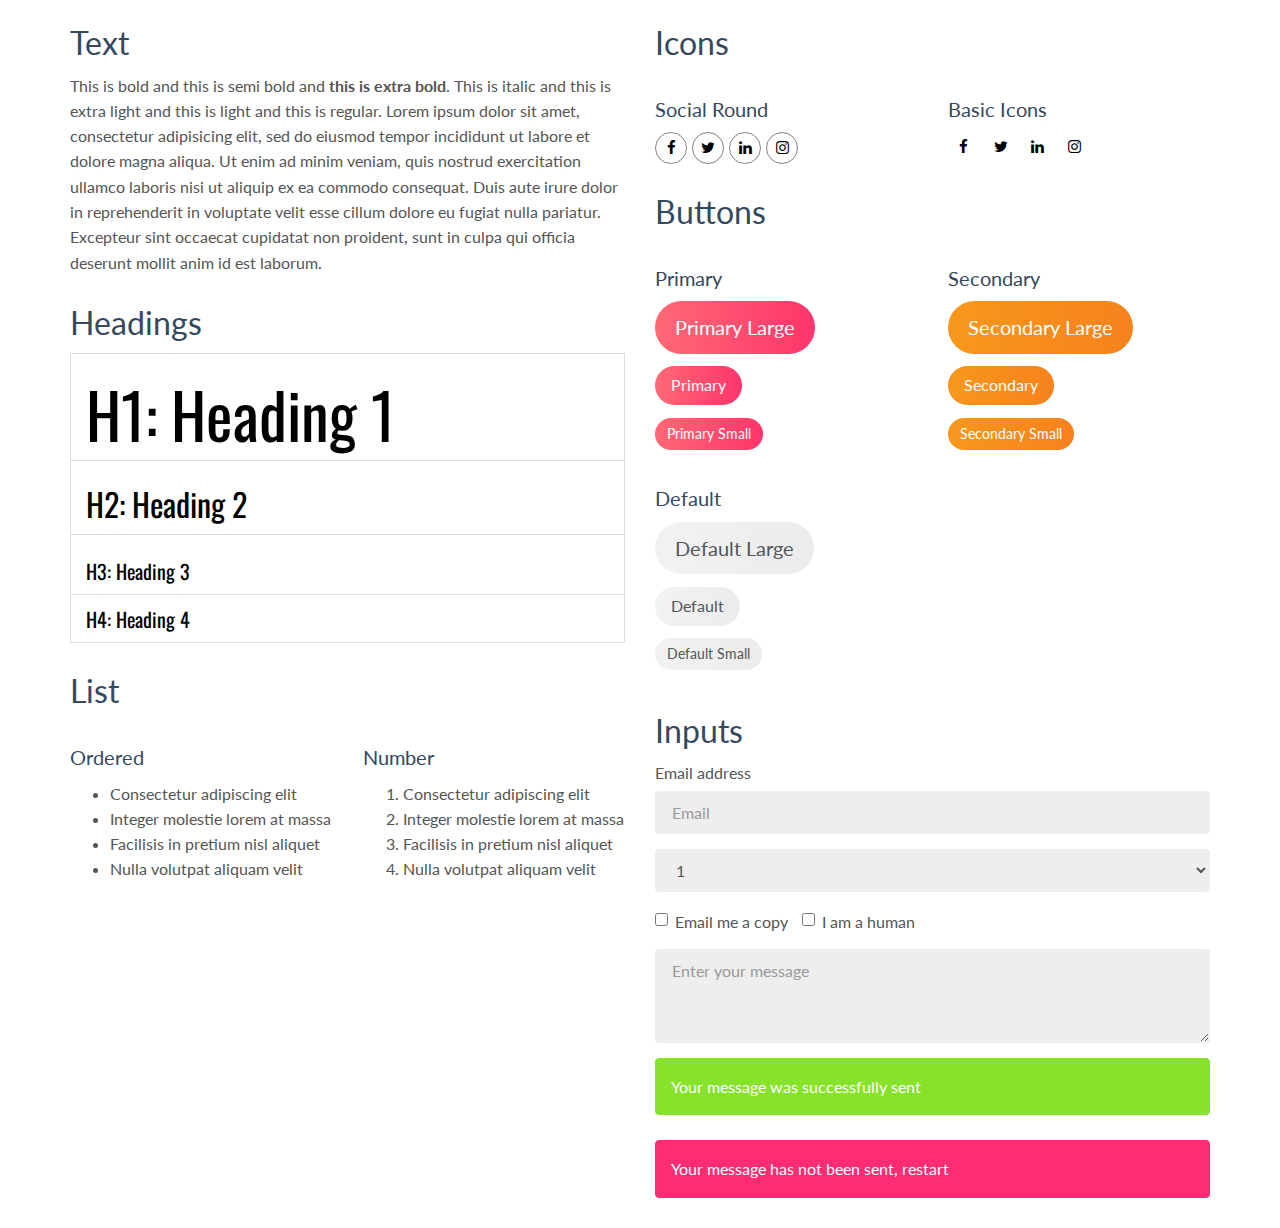
<file: components.html>
<!DOCTYPE html>
<html lang="en">

<head>
  <meta charset="UTF-8">
  <meta content="IE=edge" http-equiv="X-UA-Compatible">
  <meta content="width=device-width,initial-scale=1" name="viewport">
  <meta content="description" name="description">
  <meta name="google" content="notranslate" />
  <meta content="Mashup templates have been developped by Orson.io team" name="author">

  <!-- Disable tap highlight on IE -->
  <meta name="msapplication-tap-highlight" content="no">
  
  <link rel="apple-touch-icon" sizes="180x180" href="./assets/apple-icon-180x180.png">
  <link href="./assets/favicon.ico" rel="icon">

  <title>Title page</title>  

<link href="./main.d8e0d294.css" rel="stylesheet"></head>

<body class="white">


<!-- Add your site or app content here -->
  <div class="container">
    <div class="row">
      <div class="col-xs-12 col-md-6">

        <div class="template-example">
          <h2 class="template-title-example">Text</h2>
          <p>This is bold and this is semi bold and <b>this is extra bold</b>. This is italic and this is extra light and this is light
          and this is regular. Lorem ipsum dolor sit amet, consectetur adipisicing elit, sed do eiusmod
          tempor incididunt ut labore et dolore magna aliqua. Ut enim ad minim veniam,
          quis nostrud exercitation ullamco laboris nisi ut aliquip ex ea commodo
          consequat. Duis aute irure dolor in reprehenderit in voluptate velit esse
          cillum dolore eu fugiat nulla pariatur. Excepteur sint occaecat cupidatat non
          proident, sunt in culpa qui officia deserunt mollit anim id est laborum.
          </p>
        </div>

        <div class="template-example">
          <h2 class="template-title-example">Headings</h2>
          
          <table class="table table-bordered">
            <tr><td><h1>H1: Heading 1</h1></td></tr>
            <tr><td><h2>H2: Heading 2</h2></td></tr>
            <tr><td><h3>H3: Heading 3</h3></td></tr>
            <tr><td><h4>H4: Heading 4</h4></td></tr>
          </table>
          
        </div>

        
        <div class="template-example">
          <h2 class="template-title-example">List</h2>
          <div class="row">
            <div class="col-md-6">
              <h3 class="template-title-example">Ordered</h3>
              <ul>
                <li>Consectetur adipiscing elit</li>
                <li>Integer molestie lorem at massa</li>
                <li>Facilisis in pretium nisl aliquet</li>
                <li>Nulla volutpat aliquam velit</li>
              </ul>
            </div>
            <div class="col-md-6">
              <h3 class="template-title-example">Number</h3>
              <ol>
                <li>Consectetur adipiscing elit</li>
                <li>Integer molestie lorem at massa</li>
                <li>Facilisis in pretium nisl aliquet</li>
                <li>Nulla volutpat aliquam velit</li>
              </ol>
            </div>
          </div>
        </div>
        
      </div>

      <div class="col-xs-12 col-md-6">
        <div class="template-example">
          <h2 class="template-title-example">Icons</h2>
          
          <div class="row">
            <div class="col-md-6">
              <h3 class="template-title-example">Social Round</h2>
              <ul class="list-icons">
                <li>
                  <a href="" class="social-round-icon fa-icon">
                    <i class="fa fa-facebook"></i>
                  </a>
                </li>
                <li>
                  <a href="" class="social-round-icon fa-icon">
                    <i class="fa fa-twitter"></i>
                  </a>
                </li>
                <li>
                  <a href="" class="social-round-icon fa-icon">
                    <i class="fa fa-linkedin"></i>
                  </a>
                </li>
                <li>
                  <a href="" class="social-round-icon fa-icon">
                    <i class="fa fa-instagram"></i>
                  </a>
                </li>
              </ul>
            </div>
            <div class="col-md-6">
               <h3 class="template-title-example">Basic Icons</h2>
                <ul class="list-icons">
                  <li>
                    <span class="fa-icon">
                      <i class="fa fa-facebook"></i>
                    </span>
                  </li>
                  <li>
                    <span class="fa-icon">
                      <i class="fa fa-twitter"></i>
                    </span>
                  </li>
                  <li>
                    <span class="fa-icon">
                      <i class="fa fa-linkedin"></i>
                    </span>
                  </li>
                  <li>
                    <span class="fa-icon">
                      <i class="fa fa-instagram"></i>
                    </span>
                  </li>
                </ul>
            </div>

          </div>


          


        </div>

        <div class="template-example">
          <h2 class="template-title-example">Buttons</h2>
          <div class="row">
            <div class="col-md-6">
              <h3 class="template-title-example">Primary</h2>
              <div class="row">
                  <div class="col-md-6">
                  <p><a href="" class="btn btn-primary btn-lg">Primary Large</a></p>
                  <p><a href="" class="btn btn-primary">Primary </a></p>
                  <p><a href="" class="btn btn-primary btn-sm">Primary Small</a></p>
                </div>
              </div>

              <h3 class="template-title-example">Default</h2>
              <div class="row">
                  <div class="col-md-6">
                  <p><a href="" class="btn btn-default btn-lg">Default Large</a></p>
                  <p><a href="" class="btn btn-default">Default </a></p>
                  <p><a href="" class="btn btn-default btn-sm">Default Small</a></p>
                </div>
              </div>

            </div>

            <div class="col-md-6">
              <h3 class="template-title-example">Secondary</h2>
              <div class="row">
                  <div class="col-md-6">
                  <p><a href="" class="btn btn-info btn-lg">Secondary Large</a></p>
                  <p><a href="" class="btn btn-info">Secondary </a></p>
                  <p><a href="" class="btn btn-info btn-sm">Secondary Small</a></p>
                </div>
              </div>
            </div>
          </div>
        </div>
        
        <div class="template-example">
          <h2 class="template-title-example">Inputs</h2>

            <div class="form-group">
              <label for="exampleInputEmail1">Email address</label>
              <input type="email" class="form-control" id="exampleInputEmail1" placeholder="Email">
            </div>

            <div class="form-group">
              <select class="form-control">
                <option>1</option>
                <option>2</option>
                <option>3</option>
                <option>4</option>
                <option>5</option>
              </select>
            </div>

            <div class="form-group">
              <label class="checkbox-inline">
                <input 
                type="checkbox" id="inlineCheckbox1" value="option1"> Email me a copy
              </label>
              <label class="checkbox-inline">
                <input type="checkbox" id="inlineCheckbox2" value="option2"> I am a human
              </label>
            </div>

            <div class="form-group">
              <textarea class="form-control" rows="3" placeholder="Enter your message"></textarea>
            </div>
            
            <div class="alert alert-success" role="alert">Your message was successfully sent</div>
            <div class="alert alert-danger" role="alert">Your message has not been sent, restart</div>
        </div>




      </div>
    </div>
  </div>

<script type="text/javascript" src="./main.bc58148c.js"></script>
</file>
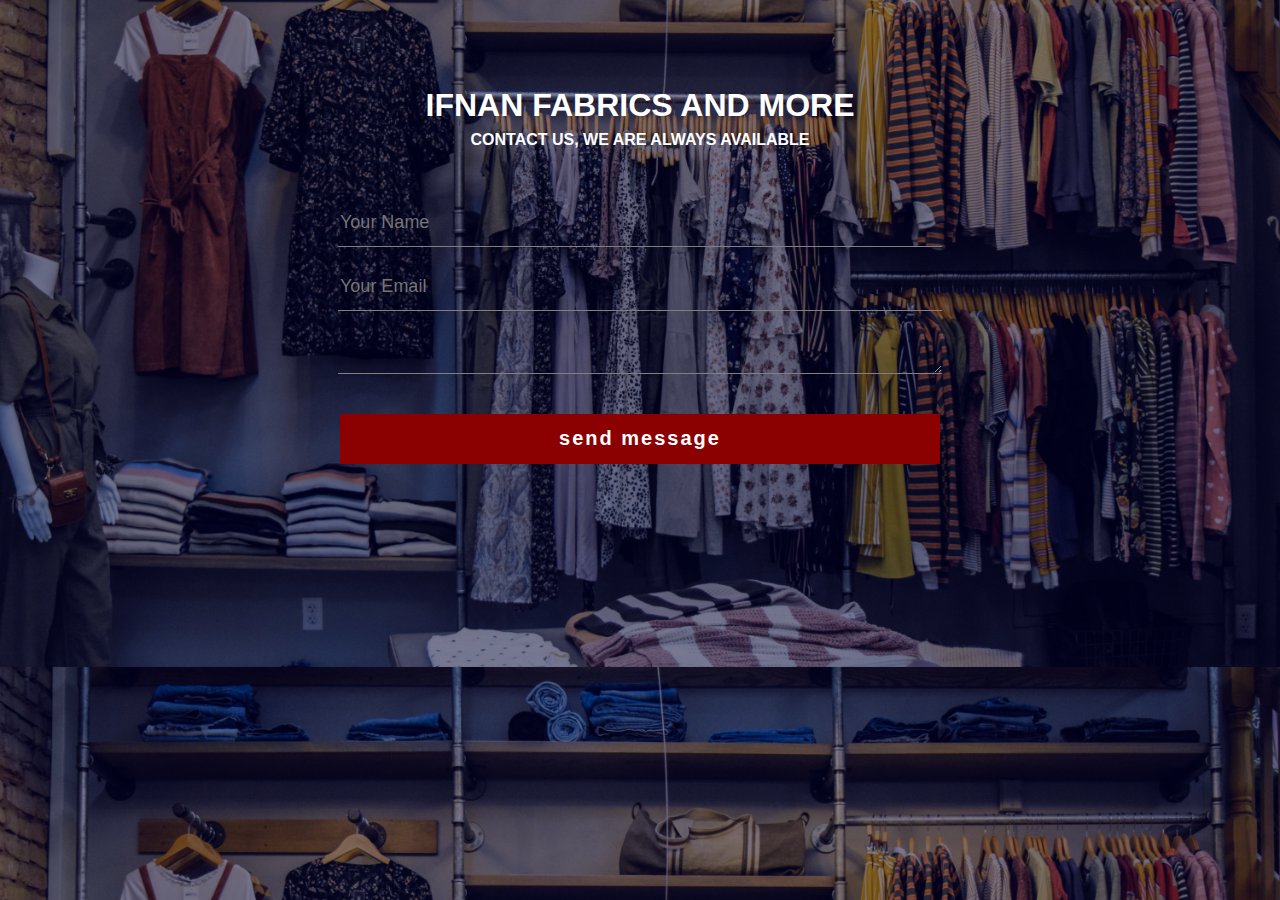
<file: Frontend/contact.html>
<!DOCTYPE html>
<html>
<head>
	<meta charset="utf-8">
	<meta name="viewport" content="width=device-width, initial-scale=1">
	<title>Contact</title>
	<link rel="stylesheet" type="text/css" href="style2.css">
</head>
<body>
	<div class="contact-title">
		<h1>Ifnan Fabrics and More</h1>
		<h2>Contact Us, we are always Available</h2>
</div>
<div class="contact-form">
	<form id="contact-form" method="post" action="contact-form-handler.php">
		<input type="text" name="name" class="form-control" placeholder="Your Name" required>
		<br>
		<input type="email" name="email" class="form-control" placeholder="Your Email" required><br>

		<textarea name="message" class="form-control" placeholder="message" row="4" required>
			
		</textarea><br>
		<input type="submit" class="form-control submit" value="send message">
	</form>
</div>
</body>
</html>
</file>
<file: Frontend/style2.css>
body{
	margin: 0;
	padding: 0;
	text-align: center;
	background: linear-gradient(rgba(0, 0, 50, 0.5),rgba(0, 0, 50, 0.5)),url(images/background.jpg);
	background-size: cover;
	background-position: center;
	font-family: sans-serif;
}
.contact-title{
	margin-top: 100px;
	color: #fff;
	text-transform: uppercase;
	transition: all 4s ease-in-out;
}
.contact-title h1{
	font-size: 32px;
	line-height: 10px;
}
.contact-title h2{
	font-size: 16px;
}
form{
	margin-top: 50px;
	transition: all 4s ease-in-out;
}
.form-control{
	width: 600px;
	background: transparent;
	border: none;
	outline: none;
	border-bottom: 1px solid gray;
	color: #fff;
	font-size: 18px;
	margin-bottom: 16px;
}
input{
	height: 45px;
}
form .submit{
	background: darkred;
	border-color: transparent;
	color: #fff;
	font-size: 20px;
	font-weight: bold;
	letter-spacing: 2px;
	height: 50px;
	margin-top: 20px;

}
</file>
<file: main.d8e0d294.css>
@import url(https://fonts.googleapis.com/css?family=Lato:400,700|Oswald);
@import url(https://maxcdn.bootstrapcdn.com/font-awesome/4.7.0/css/font-awesome.min.css);
/*!
 * Bootstrap v3.3.7 (http://getbootstrap.com)
 * Copyright 2011-2016 Twitter, Inc.
 * Licensed under MIT (https://github.com/twbs/bootstrap/blob/master/LICENSE)
 */

/*! normalize.css v3.0.3 | MIT License | github.com/necolas/normalize.css */

html {
    font-family: sans-serif;
    -ms-text-size-adjust: 100%;
    -webkit-text-size-adjust: 100%
}
body {
    margin: 0
}
article, aside, details, figcaption, figure, footer, header, hgroup, main, menu, nav, section, summary {
    display: block
}
audio, canvas, progress, video {
    display: inline-block;
    vertical-align: baseline
}
audio:not([controls]) {
    display: none;
    height: 0
}
[hidden], template {
    display: none
}
a {
    background-color: transparent
}
a:active, a:hover {
    outline: 0
}
abbr[title] {
    border-bottom: 1px dotted
}
b, strong {
    font-weight: 700
}
dfn {
    font-style: italic
}
h1 {
    font-size: 2em;
    margin: .67em 0
}
mark {
    background: #ff0;
    color: #000
}
small {
    font-size: 80%
}
sub, sup {
    font-size: 75%;
    line-height: 0;
    position: relative;
    vertical-align: baseline
}
sup {
    top: -.5em
}
sub {
    bottom: -.25em
}
img {
    border: 0
}
svg:not(:root) {
    overflow: hidden
}
figure {
    margin: 1em 40px
}
hr {
    box-sizing: content-box;
    height: 0
}
pre {
    overflow: auto
}
code, kbd, pre, samp {
    font-family: monospace, monospace;
    font-size: 1em
}
button, input, optgroup, select, textarea {
    color: inherit;
    font: inherit;
    margin: 0
}
button {
    overflow: visible
}
button, select {
    text-transform: none
}
button, html input[type=button], input[type=reset], input[type=submit] {
    -webkit-appearance: button;
    cursor: pointer
}
button[disabled], html input[disabled] {
    cursor: default
}
button::-moz-focus-inner, input::-moz-focus-inner {
    border: 0;
    padding: 0
}
input {
    line-height: normal
}
input[type=checkbox], input[type=radio] {
    box-sizing: border-box;
    padding: 0
}
input[type=number]::-webkit-inner-spin-button, input[type=number]::-webkit-outer-spin-button {
    height: auto
}
input[type=search] {
    -webkit-appearance: textfield;
    box-sizing: content-box
}
input[type=search]::-webkit-search-cancel-button, input[type=search]::-webkit-search-decoration {
    -webkit-appearance: none
}
fieldset {
    border: 1px solid silver;
    margin: 0 2px;
    padding: .35em .625em .75em
}
textarea {
    overflow: auto
}
optgroup {
    font-weight: 700
}
table {
    border-collapse: collapse;
    border-spacing: 0
}
td, th {
    padding: 0
}
/*! Source: https://github.com/h5bp/html5-boilerplate/blob/master/src/css/main.css */

@media print {
    *, :after, :before {
        background: transparent!important;
        color: #000!important;
        box-shadow: none!important;
        text-shadow: none!important
    }
    a, a:visited {
        text-decoration: underline
    }
    a[href]:after {
        content: " (" attr(href) ")"
    }
    abbr[title]:after {
        content: " (" attr(title) ")"
    }
    a[href^="#"]:after, a[href^="javascript:"]:after {
        content: ""
    }
    blockquote, pre {
        border: 1px solid #999;
        page-break-inside: avoid
    }
    thead {
        display: table-header-group
    }
    img, tr {
        page-break-inside: avoid
    }
    img {
        max-width: 100%!important
    }
    h2, h3, p {
        orphans: 3;
        widows: 3
    }
    h2, h3 {
        page-break-after: avoid
    }
    .navbar {
        display: none
    }
    .btn>.caret, .dropup>.btn>.caret {
        border-top-color: #000!important
    }
    .label {
        border: 1px solid #000
    }
    .table {
        border-collapse: collapse!important
    }
    .table td, .table th {
        background-color: #fff!important
    }
    .table-bordered td, .table-bordered th {
        border: 1px solid #ddd!important
    }
}
*, :after, :before {
    -webkit-box-sizing: border-box;
    -moz-box-sizing: border-box;
    box-sizing: border-box
}
html {
    font-size: 10px;
    -webkit-tap-highlight-color: transparent
}
body {
    font-family: Lato, Helvetica, Arial, sans-serif;
    font-size: 16px;
    line-height: 1.58;
    color: #555;
    background-color: #fff
}
button, input, select, textarea {
    font-family: inherit;
    font-size: inherit;
    line-height: inherit
}
a {
    color: #ff0060;
    text-decoration: none
}
a:focus, a:hover {
    color: #b30043;
    text-decoration: underline
}
a:focus {
    outline: 5px auto -webkit-focus-ring-color;
    outline-offset: -2px
}
figure {
    margin: 0
}
img {
    vertical-align: middle
}
.img-responsive {
    display: block;
    max-width: 100%;
    height: auto
}
.img-rounded {
    border-radius: 6px
}
.img-thumbnail {
    padding: 4px;
    line-height: 1.58;
    background-color: #fff;
    border: 1px solid #ddd;
    border-radius: 4px;
    -webkit-transition: all .2s ease-in-out;
    -o-transition: all .2s ease-in-out;
    transition: all .2s ease-in-out;
    display: inline-block;
    max-width: 100%;
    height: auto
}
.img-circle {
    border-radius: 50%
}
hr {
    margin-top: 25px;
    margin-bottom: 25px;
    border: 0;
    border-top: 1px solid #eee
}
.sr-only {
    position: absolute;
    width: 1px;
    height: 1px;
    margin: -1px;
    padding: 0;
    overflow: hidden;
    clip: rect(0, 0, 0, 0);
    border: 0
}
.sr-only-focusable:active, .sr-only-focusable:focus {
    position: static;
    width: auto;
    height: auto;
    margin: 0;
    overflow: visible;
    clip: auto
}
[role=button] {
    cursor: pointer
}
.h1, .h2, .h3, .h4, .h5, .h6, h1, h2, h3, h4, h5, h6 {
    font-family: Oswald, Helvetica, Arial, sans-serif;
    font-weight: 400;
    line-height: 1.1;
    color: #000
}
.h1 .small, .h1 small, .h2 .small, .h2 small, .h3 .small, .h3 small, .h4 .small, .h4 small, .h5 .small, .h5 small, .h6 .small, .h6 small, h1 .small, h1 small, h2 .small, h2 small, h3 .small, h3 small, h4 .small, h4 small, h5 .small, h5 small, h6 .small, h6 small {
    font-weight: 400;
    line-height: 1;
    color: #777
}
.h1, .h2, .h3, h1, h2, h3 {
    margin-top: 25px;
    margin-bottom: 12.5px
}
.h1 .small, .h1 small, .h2 .small, .h2 small, .h3 .small, .h3 small, h1 .small, h1 small, h2 .small, h2 small, h3 .small, h3 small {
    font-size: 65%
}
.h4, .h5, .h6, h4, h5, h6 {
    margin-top: 12.5px;
    margin-bottom: 12.5px
}
.h4 .small, .h4 small, .h5 .small, .h5 small, .h6 .small, .h6 small, h4 .small, h4 small, h5 .small, h5 small, h6 .small, h6 small {
    font-size: 75%
}
.h1, h1 {
    font-size: 63px
}
.h2, h2 {
    font-size: 27px
}
.h3, .h4, h3, h4 {
    font-size: 20px
}
.h5, h5 {
    font-size: 18px
}
.h6, h6 {
    font-size: 14px
}
p {
    margin: 0 0 12.5px
}
.lead {
    margin-bottom: 25px;
    font-size: 18px;
    font-weight: 300;
    line-height: 1.4
}
@media (min-width:768px) {
    .lead {
        font-size: 24px
    }
}
.small, small {
    font-size: 87%
}
.mark, mark {
    background-color: #fcf8e3;
    padding: .2em
}
.text-left {
    text-align: left
}
.text-right {
    text-align: right
}
.text-center {
    text-align: center
}
.text-justify {
    text-align: justify
}
.text-nowrap {
    white-space: nowrap
}
.text-lowercase {
    text-transform: lowercase
}
.initialism, .text-uppercase {
    text-transform: uppercase
}
.text-capitalize {
    text-transform: capitalize
}
.text-muted {
    color: #777
}
.text-primary {
    color: #ff0060
}
a.text-primary:focus, a.text-primary:hover {
    color: #cc004d
}
.text-success {
    color: #fff
}
a.text-success:focus, a.text-success:hover {
    color: #e6e6e6
}
.text-info {
    color: #31708f
}
a.text-info:focus, a.text-info:hover {
    color: #245269
}
.text-warning {
    color: #8a6d3b
}
a.text-warning:focus, a.text-warning:hover {
    color: #66512c
}
.text-danger {
    color: #fff
}
a.text-danger:focus, a.text-danger:hover {
    color: #e6e6e6
}
.bg-primary {
    color: #fff;
    background-color: #ff0060
}
a.bg-primary:focus, a.bg-primary:hover {
    background-color: #cc004d
}
.bg-success {
    background-color: #87e329
}
a.bg-success:focus, a.bg-success:hover {
    background-color: #6dc019
}
.bg-info {
    background-color: #d9edf7
}
a.bg-info:focus, a.bg-info:hover {
    background-color: #afd9ee
}
.bg-warning {
    background-color: #fcf8e3
}
a.bg-warning:focus, a.bg-warning:hover {
    background-color: #f7ecb5
}
.bg-danger {
    background-color: #ff2c74
}
a.bg-danger:focus, a.bg-danger:hover {
    background-color: #f80055
}
.page-header {
    padding-bottom: 11.5px;
    margin: 50px 0 25px;
    border-bottom: 1px solid #eee
}
ol, ul {
    margin-top: 0;
    margin-bottom: 12.5px
}
ol ol, ol ul, ul ol, ul ul {
    margin-bottom: 0
}
.list-inline, .list-unstyled {
    padding-left: 0;
    list-style: none
}
.list-inline {
    margin-left: -5px
}
.list-inline>li {
    display: inline-block;
    padding-left: 5px;
    padding-right: 5px
}
dl {
    margin-top: 0;
    margin-bottom: 25px
}
dd, dt {
    line-height: 1.58
}
dt {
    font-weight: 700
}
dd {
    margin-left: 0
}
.dl-horizontal dd:after, .dl-horizontal dd:before {
    content: " ";
    display: table
}
.dl-horizontal dd:after {
    clear: both
}
@media (min-width:768px) {
    .dl-horizontal dt {
        float: left;
        width: 160px;
        clear: left;
        text-align: right;
        overflow: hidden;
        text-overflow: ellipsis;
        white-space: nowrap
    }
    .dl-horizontal dd {
        margin-left: 180px
    }
}
abbr[data-original-title], abbr[title] {
    cursor: help;
    border-bottom: 1px dotted #777
}
.initialism {
    font-size: 90%
}
blockquote {
    padding: 12.5px 25px;
    margin: 0 0 25px;
    font-size: 20px;
    border-left: 5px solid #eee
}
blockquote ol:last-child, blockquote p:last-child, blockquote ul:last-child {
    margin-bottom: 0
}
blockquote .small, blockquote footer, blockquote small {
    display: block;
    font-size: 80%;
    line-height: 1.58;
    color: #777
}
blockquote .small:before, blockquote footer:before, blockquote small:before {
    content: "\2014   \A0"
}
.blockquote-reverse, blockquote.pull-right {
    padding-right: 15px;
    padding-left: 0;
    border-right: 5px solid #eee;
    border-left: 0;
    text-align: right
}
.blockquote-reverse .small:before, .blockquote-reverse footer:before, .blockquote-reverse small:before, blockquote.pull-right .small:before, blockquote.pull-right footer:before, blockquote.pull-right small:before {
    content: ""
}
.blockquote-reverse .small:after, .blockquote-reverse footer:after, .blockquote-reverse small:after, blockquote.pull-right .small:after, blockquote.pull-right footer:after, blockquote.pull-right small:after {
    content: "\A0   \2014"
}
address {
    margin-bottom: 25px;
    font-style: normal;
    line-height: 1.58
}
code, kbd, pre, samp {
    font-family: Menlo, Monaco, Consolas, Courier New, monospace
}
code {
    color: #c7254e;
    background-color: #f9f2f4;
    border-radius: 4px
}
code, kbd {
    padding: 2px 4px;
    font-size: 90%
}
kbd {
    color: #fff;
    background-color: #333;
    border-radius: 3px;
    box-shadow: inset 0 -1px 0 rgba(0, 0, 0, .25)
}
kbd kbd {
    padding: 0;
    font-size: 100%;
    font-weight: 700;
    box-shadow: none
}
pre {
    display: block;
    padding: 12px;
    margin: 0 0 12.5px;
    font-size: 15px;
    line-height: 1.58;
    word-break: break-all;
    word-wrap: break-word;
    color: #333;
    background-color: #f5f5f5;
    border: 1px solid #ccc;
    border-radius: 4px
}
pre code {
    padding: 0;
    font-size: inherit;
    color: inherit;
    white-space: pre-wrap;
    background-color: transparent;
    border-radius: 0
}
.pre-scrollable {
    max-height: 340px;
    overflow-y: scroll
}
.container {
    margin-right: auto;
    margin-left: auto;
    padding-left: 15px;
    padding-right: 15px
}
.container:after, .container:before {
    content: " ";
    display: table
}
.container:after {
    clear: both
}
@media (min-width:768px) {
    .container {
        width: 750px
    }
}
@media (min-width:992px) {
    .container {
        width: 970px
    }
}
@media (min-width:1200px) {
    .container {
        width: 1170px
    }
}
.container-fluid {
    margin-right: auto;
    margin-left: auto;
    padding-left: 15px;
    padding-right: 15px
}
.container-fluid:after, .container-fluid:before {
    content: " ";
    display: table
}
.container-fluid:after {
    clear: both
}
.row {
    margin-left: -15px;
    margin-right: -15px
}
.row:after, .row:before {
    content: " ";
    display: table
}
.row:after {
    clear: both
}
.col-lg-1, .col-lg-2, .col-lg-3, .col-lg-4, .col-lg-5, .col-lg-6, .col-lg-7, .col-lg-8, .col-lg-9, .col-lg-10, .col-lg-11, .col-lg-12, .col-md-1, .col-md-2, .col-md-3, .col-md-4, .col-md-5, .col-md-6, .col-md-7, .col-md-8, .col-md-9, .col-md-10, .col-md-11, .col-md-12, .col-sm-1, .col-sm-2, .col-sm-3, .col-sm-4, .col-sm-5, .col-sm-6, .col-sm-7, .col-sm-8, .col-sm-9, .col-sm-10, .col-sm-11, .col-sm-12, .col-xs-1, .col-xs-2, .col-xs-3, .col-xs-4, .col-xs-5, .col-xs-6, .col-xs-7, .col-xs-8, .col-xs-9, .col-xs-10, .col-xs-11, .col-xs-12 {
    position: relative;
    min-height: 1px;
    padding-left: 15px;
    padding-right: 15px
}
.col-xs-1, .col-xs-2, .col-xs-3, .col-xs-4, .col-xs-5, .col-xs-6, .col-xs-7, .col-xs-8, .col-xs-9, .col-xs-10, .col-xs-11, .col-xs-12 {
    float: left
}
.col-xs-1 {
    width: 8.33333%
}
.col-xs-2 {
    width: 16.66667%
}
.col-xs-3 {
    width: 25%
}
.col-xs-4 {
    width: 33.33333%
}
.col-xs-5 {
    width: 41.66667%
}
.col-xs-6 {
    width: 50%
}
.col-xs-7 {
    width: 58.33333%
}
.col-xs-8 {
    width: 66.66667%
}
.col-xs-9 {
    width: 75%
}
.col-xs-10 {
    width: 83.33333%
}
.col-xs-11 {
    width: 91.66667%
}
.col-xs-12 {
    width: 100%
}
.col-xs-pull-0 {
    right: auto
}
.col-xs-pull-1 {
    right: 8.33333%
}
.col-xs-pull-2 {
    right: 16.66667%
}
.col-xs-pull-3 {
    right: 25%
}
.col-xs-pull-4 {
    right: 33.33333%
}
.col-xs-pull-5 {
    right: 41.66667%
}
.col-xs-pull-6 {
    right: 50%
}
.col-xs-pull-7 {
    right: 58.33333%
}
.col-xs-pull-8 {
    right: 66.66667%
}
.col-xs-pull-9 {
    right: 75%
}
.col-xs-pull-10 {
    right: 83.33333%
}
.col-xs-pull-11 {
    right: 91.66667%
}
.col-xs-pull-12 {
    right: 100%
}
.col-xs-push-0 {
    left: auto
}
.col-xs-push-1 {
    left: 8.33333%
}
.col-xs-push-2 {
    left: 16.66667%
}
.col-xs-push-3 {
    left: 25%
}
.col-xs-push-4 {
    left: 33.33333%
}
.col-xs-push-5 {
    left: 41.66667%
}
.col-xs-push-6 {
    left: 50%
}
.col-xs-push-7 {
    left: 58.33333%
}
.col-xs-push-8 {
    left: 66.66667%
}
.col-xs-push-9 {
    left: 75%
}
.col-xs-push-10 {
    left: 83.33333%
}
.col-xs-push-11 {
    left: 91.66667%
}
.col-xs-push-12 {
    left: 100%
}
.col-xs-offset-0 {
    margin-left: 0
}
.col-xs-offset-1 {
    margin-left: 8.33333%
}
.col-xs-offset-2 {
    margin-left: 16.66667%
}
.col-xs-offset-3 {
    margin-left: 25%
}
.col-xs-offset-4 {
    margin-left: 33.33333%
}
.col-xs-offset-5 {
    margin-left: 41.66667%
}
.col-xs-offset-6 {
    margin-left: 50%
}
.col-xs-offset-7 {
    margin-left: 58.33333%
}
.col-xs-offset-8 {
    margin-left: 66.66667%
}
.col-xs-offset-9 {
    margin-left: 75%
}
.col-xs-offset-10 {
    margin-left: 83.33333%
}
.col-xs-offset-11 {
    margin-left: 91.66667%
}
.col-xs-offset-12 {
    margin-left: 100%
}
@media (min-width:768px) {
    .col-sm-1, .col-sm-2, .col-sm-3, .col-sm-4, .col-sm-5, .col-sm-6, .col-sm-7, .col-sm-8, .col-sm-9, .col-sm-10, .col-sm-11, .col-sm-12 {
        float: left
    }
    .col-sm-1 {
        width: 8.33333%
    }
    .col-sm-2 {
        width: 16.66667%
    }
    .col-sm-3 {
        width: 25%
    }
    .col-sm-4 {
        width: 33.33333%
    }
    .col-sm-5 {
        width: 41.66667%
    }
    .col-sm-6 {
        width: 50%
    }
    .col-sm-7 {
        width: 58.33333%
    }
    .col-sm-8 {
        width: 66.66667%
    }
    .col-sm-9 {
        width: 75%
    }
    .col-sm-10 {
        width: 83.33333%
    }
    .col-sm-11 {
        width: 91.66667%
    }
    .col-sm-12 {
        width: 100%
    }
    .col-sm-pull-0 {
        right: auto
    }
    .col-sm-pull-1 {
        right: 8.33333%
    }
    .col-sm-pull-2 {
        right: 16.66667%
    }
    .col-sm-pull-3 {
        right: 25%
    }
    .col-sm-pull-4 {
        right: 33.33333%
    }
    .col-sm-pull-5 {
        right: 41.66667%
    }
    .col-sm-pull-6 {
        right: 50%
    }
    .col-sm-pull-7 {
        right: 58.33333%
    }
    .col-sm-pull-8 {
        right: 66.66667%
    }
    .col-sm-pull-9 {
        right: 75%
    }
    .col-sm-pull-10 {
        right: 83.33333%
    }
    .col-sm-pull-11 {
        right: 91.66667%
    }
    .col-sm-pull-12 {
        right: 100%
    }
    .col-sm-push-0 {
        left: auto
    }
    .col-sm-push-1 {
        left: 8.33333%
    }
    .col-sm-push-2 {
        left: 16.66667%
    }
    .col-sm-push-3 {
        left: 25%
    }
    .col-sm-push-4 {
        left: 33.33333%
    }
    .col-sm-push-5 {
        left: 41.66667%
    }
    .col-sm-push-6 {
        left: 50%
    }
    .col-sm-push-7 {
        left: 58.33333%
    }
    .col-sm-push-8 {
        left: 66.66667%
    }
    .col-sm-push-9 {
        left: 75%
    }
    .col-sm-push-10 {
        left: 83.33333%
    }
    .col-sm-push-11 {
        left: 91.66667%
    }
    .col-sm-push-12 {
        left: 100%
    }
    .col-sm-offset-0 {
        margin-left: 0
    }
    .col-sm-offset-1 {
        margin-left: 8.33333%
    }
    .col-sm-offset-2 {
        margin-left: 16.66667%
    }
    .col-sm-offset-3 {
        margin-left: 25%
    }
    .col-sm-offset-4 {
        margin-left: 33.33333%
    }
    .col-sm-offset-5 {
        margin-left: 41.66667%
    }
    .col-sm-offset-6 {
        margin-left: 50%
    }
    .col-sm-offset-7 {
        margin-left: 58.33333%
    }
    .col-sm-offset-8 {
        margin-left: 66.66667%
    }
    .col-sm-offset-9 {
        margin-left: 75%
    }
    .col-sm-offset-10 {
        margin-left: 83.33333%
    }
    .col-sm-offset-11 {
        margin-left: 91.66667%
    }
    .col-sm-offset-12 {
        margin-left: 100%
    }
}
@media (min-width:992px) {
    .col-md-1, .col-md-2, .col-md-3, .col-md-4, .col-md-5, .col-md-6, .col-md-7, .col-md-8, .col-md-9, .col-md-10, .col-md-11, .col-md-12 {
        float: left
    }
    .col-md-1 {
        width: 8.33333%
    }
    .col-md-2 {
        width: 16.66667%
    }
    .col-md-3 {
        width: 25%
    }
    .col-md-4 {
        width: 33.33333%
    }
    .col-md-5 {
        width: 41.66667%
    }
    .col-md-6 {
        width: 50%
    }
    .col-md-7 {
        width: 58.33333%
    }
    .col-md-8 {
        width: 66.66667%
    }
    .col-md-9 {
        width: 75%
    }
    .col-md-10 {
        width: 83.33333%
    }
    .col-md-11 {
        width: 91.66667%
    }
    .col-md-12 {
        width: 100%
    }
    .col-md-pull-0 {
        right: auto
    }
    .col-md-pull-1 {
        right: 8.33333%
    }
    .col-md-pull-2 {
        right: 16.66667%
    }
    .col-md-pull-3 {
        right: 25%
    }
    .col-md-pull-4 {
        right: 33.33333%
    }
    .col-md-pull-5 {
        right: 41.66667%
    }
    .col-md-pull-6 {
        right: 50%
    }
    .col-md-pull-7 {
        right: 58.33333%
    }
    .col-md-pull-8 {
        right: 66.66667%
    }
    .col-md-pull-9 {
        right: 75%
    }
    .col-md-pull-10 {
        right: 83.33333%
    }
    .col-md-pull-11 {
        right: 91.66667%
    }
    .col-md-pull-12 {
        right: 100%
    }
    .col-md-push-0 {
        left: auto
    }
    .col-md-push-1 {
        left: 8.33333%
    }
    .col-md-push-2 {
        left: 16.66667%
    }
    .col-md-push-3 {
        left: 25%
    }
    .col-md-push-4 {
        left: 33.33333%
    }
    .col-md-push-5 {
        left: 41.66667%
    }
    .col-md-push-6 {
        left: 50%
    }
    .col-md-push-7 {
        left: 58.33333%
    }
    .col-md-push-8 {
        left: 66.66667%
    }
    .col-md-push-9 {
        left: 75%
    }
    .col-md-push-10 {
        left: 83.33333%
    }
    .col-md-push-11 {
        left: 91.66667%
    }
    .col-md-push-12 {
        left: 100%
    }
    .col-md-offset-0 {
        margin-left: 0
    }
    .col-md-offset-1 {
        margin-left: 8.33333%
    }
    .col-md-offset-2 {
        margin-left: 16.66667%
    }
    .col-md-offset-3 {
        margin-left: 25%
    }
    .col-md-offset-4 {
        margin-left: 33.33333%
    }
    .col-md-offset-5 {
        margin-left: 41.66667%
    }
    .col-md-offset-6 {
        margin-left: 50%
    }
    .col-md-offset-7 {
        margin-left: 58.33333%
    }
    .col-md-offset-8 {
        margin-left: 66.66667%
    }
    .col-md-offset-9 {
        margin-left: 75%
    }
    .col-md-offset-10 {
        margin-left: 83.33333%
    }
    .col-md-offset-11 {
        margin-left: 91.66667%
    }
    .col-md-offset-12 {
        margin-left: 100%
    }
}
@media (min-width:1200px) {
    .col-lg-1, .col-lg-2, .col-lg-3, .col-lg-4, .col-lg-5, .col-lg-6, .col-lg-7, .col-lg-8, .col-lg-9, .col-lg-10, .col-lg-11, .col-lg-12 {
        float: left
    }
    .col-lg-1 {
        width: 8.33333%
    }
    .col-lg-2 {
        width: 16.66667%
    }
    .col-lg-3 {
        width: 25%
    }
    .col-lg-4 {
        width: 33.33333%
    }
    .col-lg-5 {
        width: 41.66667%
    }
    .col-lg-6 {
        width: 50%
    }
    .col-lg-7 {
        width: 58.33333%
    }
    .col-lg-8 {
        width: 66.66667%
    }
    .col-lg-9 {
        width: 75%
    }
    .col-lg-10 {
        width: 83.33333%
    }
    .col-lg-11 {
        width: 91.66667%
    }
    .col-lg-12 {
        width: 100%
    }
    .col-lg-pull-0 {
        right: auto
    }
    .col-lg-pull-1 {
        right: 8.33333%
    }
    .col-lg-pull-2 {
        right: 16.66667%
    }
    .col-lg-pull-3 {
        right: 25%
    }
    .col-lg-pull-4 {
        right: 33.33333%
    }
    .col-lg-pull-5 {
        right: 41.66667%
    }
    .col-lg-pull-6 {
        right: 50%
    }
    .col-lg-pull-7 {
        right: 58.33333%
    }
    .col-lg-pull-8 {
        right: 66.66667%
    }
    .col-lg-pull-9 {
        right: 75%
    }
    .col-lg-pull-10 {
        right: 83.33333%
    }
    .col-lg-pull-11 {
        right: 91.66667%
    }
    .col-lg-pull-12 {
        right: 100%
    }
    .col-lg-push-0 {
        left: auto
    }
    .col-lg-push-1 {
        left: 8.33333%
    }
    .col-lg-push-2 {
        left: 16.66667%
    }
    .col-lg-push-3 {
        left: 25%
    }
    .col-lg-push-4 {
        left: 33.33333%
    }
    .col-lg-push-5 {
        left: 41.66667%
    }
    .col-lg-push-6 {
        left: 50%
    }
    .col-lg-push-7 {
        left: 58.33333%
    }
    .col-lg-push-8 {
        left: 66.66667%
    }
    .col-lg-push-9 {
        left: 75%
    }
    .col-lg-push-10 {
        left: 83.33333%
    }
    .col-lg-push-11 {
        left: 91.66667%
    }
    .col-lg-push-12 {
        left: 100%
    }
    .col-lg-offset-0 {
        margin-left: 0
    }
    .col-lg-offset-1 {
        margin-left: 8.33333%
    }
    .col-lg-offset-2 {
        margin-left: 16.66667%
    }
    .col-lg-offset-3 {
        margin-left: 25%
    }
    .col-lg-offset-4 {
        margin-left: 33.33333%
    }
    .col-lg-offset-5 {
        margin-left: 41.66667%
    }
    .col-lg-offset-6 {
        margin-left: 50%
    }
    .col-lg-offset-7 {
        margin-left: 58.33333%
    }
    .col-lg-offset-8 {
        margin-left: 66.66667%
    }
    .col-lg-offset-9 {
        margin-left: 75%
    }
    .col-lg-offset-10 {
        margin-left: 83.33333%
    }
    .col-lg-offset-11 {
        margin-left: 91.66667%
    }
    .col-lg-offset-12 {
        margin-left: 100%
    }
}
table {
    background-color: transparent
}
caption {
    padding-top: 8px;
    padding-bottom: 8px;
    color: #777
}
caption, th {
    text-align: left
}
.table {
    width: 100%;
    max-width: 100%;
    margin-bottom: 25px
}
.table>tbody>tr>td, .table>tbody>tr>th, .table>tfoot>tr>td, .table>tfoot>tr>th, .table>thead>tr>td, .table>thead>tr>th {
    padding: 8px;
    line-height: 1.58;
    vertical-align: top;
    border-top: 1px solid #ddd
}
.table>thead>tr>th {
    vertical-align: bottom;
    border-bottom: 2px solid #ddd
}
.table>caption+thead>tr:first-child>td, .table>caption+thead>tr:first-child>th, .table>colgroup+thead>tr:first-child>td, .table>colgroup+thead>tr:first-child>th, .table>thead:first-child>tr:first-child>td, .table>thead:first-child>tr:first-child>th {
    border-top: 0
}
.table>tbody+tbody {
    border-top: 2px solid #ddd
}
.table .table {
    background-color: #fff
}
.table-condensed>tbody>tr>td, .table-condensed>tbody>tr>th, .table-condensed>tfoot>tr>td, .table-condensed>tfoot>tr>th, .table-condensed>thead>tr>td, .table-condensed>thead>tr>th {
    padding: 5px
}
.table-bordered, .table-bordered>tbody>tr>td, .table-bordered>tbody>tr>th, .table-bordered>tfoot>tr>td, .table-bordered>tfoot>tr>th, .table-bordered>thead>tr>td, .table-bordered>thead>tr>th {
    border: 1px solid #ddd
}
.table-bordered>thead>tr>td, .table-bordered>thead>tr>th {
    border-bottom-width: 2px
}
.table-striped>tbody>tr:nth-of-type(odd) {
    background-color: #f9f9f9
}
.table-hover>tbody>tr:hover {
    background-color: #f5f5f5
}
table col[class*=col-] {
    position: static;
    float: none;
    display: table-column
}
table td[class*=col-], table th[class*=col-] {
    position: static;
    float: none;
    display: table-cell
}
.table>tbody>tr.active>td, .table>tbody>tr.active>th, .table>tbody>tr>td.active, .table>tbody>tr>th.active, .table>tfoot>tr.active>td, .table>tfoot>tr.active>th, .table>tfoot>tr>td.active, .table>tfoot>tr>th.active, .table>thead>tr.active>td, .table>thead>tr.active>th, .table>thead>tr>td.active, .table>thead>tr>th.active {
    background-color: #f5f5f5
}
.table-hover>tbody>tr.active:hover>td, .table-hover>tbody>tr.active:hover>th, .table-hover>tbody>tr:hover>.active, .table-hover>tbody>tr>td.active:hover, .table-hover>tbody>tr>th.active:hover {
    background-color: #e8e8e8
}
.table>tbody>tr.success>td, .table>tbody>tr.success>th, .table>tbody>tr>td.success, .table>tbody>tr>th.success, .table>tfoot>tr.success>td, .table>tfoot>tr.success>th, .table>tfoot>tr>td.success, .table>tfoot>tr>th.success, .table>thead>tr.success>td, .table>thead>tr.success>th, .table>thead>tr>td.success, .table>thead>tr>th.success {
    background-color: #87e329
}
.table-hover>tbody>tr.success:hover>td, .table-hover>tbody>tr.success:hover>th, .table-hover>tbody>tr:hover>.success, .table-hover>tbody>tr>td.success:hover, .table-hover>tbody>tr>th.success:hover {
    background-color: #7ad61c
}
.table>tbody>tr.info>td, .table>tbody>tr.info>th, .table>tbody>tr>td.info, .table>tbody>tr>th.info, .table>tfoot>tr.info>td, .table>tfoot>tr.info>th, .table>tfoot>tr>td.info, .table>tfoot>tr>th.info, .table>thead>tr.info>td, .table>thead>tr.info>th, .table>thead>tr>td.info, .table>thead>tr>th.info {
    background-color: #d9edf7
}
.table-hover>tbody>tr.info:hover>td, .table-hover>tbody>tr.info:hover>th, .table-hover>tbody>tr:hover>.info, .table-hover>tbody>tr>td.info:hover, .table-hover>tbody>tr>th.info:hover {
    background-color: #c4e3f3
}
.table>tbody>tr.warning>td, .table>tbody>tr.warning>th, .table>tbody>tr>td.warning, .table>tbody>tr>th.warning, .table>tfoot>tr.warning>td, .table>tfoot>tr.warning>th, .table>tfoot>tr>td.warning, .table>tfoot>tr>th.warning, .table>thead>tr.warning>td, .table>thead>tr.warning>th, .table>thead>tr>td.warning, .table>thead>tr>th.warning {
    background-color: #fcf8e3
}
.table-hover>tbody>tr.warning:hover>td, .table-hover>tbody>tr.warning:hover>th, .table-hover>tbody>tr:hover>.warning, .table-hover>tbody>tr>td.warning:hover, .table-hover>tbody>tr>th.warning:hover {
    background-color: #faf2cc
}
.table>tbody>tr.danger>td, .table>tbody>tr.danger>th, .table>tbody>tr>td.danger, .table>tbody>tr>th.danger, .table>tfoot>tr.danger>td, .table>tfoot>tr.danger>th, .table>tfoot>tr>td.danger, .table>tfoot>tr>th.danger, .table>thead>tr.danger>td, .table>thead>tr.danger>th, .table>thead>tr>td.danger, .table>thead>tr>th.danger {
    background-color: #ff2c74
}
.table-hover>tbody>tr.danger:hover>td, .table-hover>tbody>tr.danger:hover>th, .table-hover>tbody>tr:hover>.danger, .table-hover>tbody>tr>td.danger:hover, .table-hover>tbody>tr>th.danger:hover {
    background-color: #ff1363
}
.table-responsive {
    overflow-x: auto;
    min-height: .01%
}
@media screen and (max-width:767px) {
    .table-responsive {
        width: 100%;
        margin-bottom: 18.75px;
        overflow-y: hidden;
        -ms-overflow-style: -ms-autohiding-scrollbar;
        border: 1px solid #ddd
    }
    .table-responsive>.table {
        margin-bottom: 0
    }
    .table-responsive>.table>tbody>tr>td, .table-responsive>.table>tbody>tr>th, .table-responsive>.table>tfoot>tr>td, .table-responsive>.table>tfoot>tr>th, .table-responsive>.table>thead>tr>td, .table-responsive>.table>thead>tr>th {
        white-space: nowrap
    }
    .table-responsive>.table-bordered {
        border: 0
    }
    .table-responsive>.table-bordered>tbody>tr>td:first-child, .table-responsive>.table-bordered>tbody>tr>th:first-child, .table-responsive>.table-bordered>tfoot>tr>td:first-child, .table-responsive>.table-bordered>tfoot>tr>th:first-child, .table-responsive>.table-bordered>thead>tr>td:first-child, .table-responsive>.table-bordered>thead>tr>th:first-child {
        border-left: 0
    }
    .table-responsive>.table-bordered>tbody>tr>td:last-child, .table-responsive>.table-bordered>tbody>tr>th:last-child, .table-responsive>.table-bordered>tfoot>tr>td:last-child, .table-responsive>.table-bordered>tfoot>tr>th:last-child, .table-responsive>.table-bordered>thead>tr>td:last-child, .table-responsive>.table-bordered>thead>tr>th:last-child {
        border-right: 0
    }
    .table-responsive>.table-bordered>tbody>tr:last-child>td, .table-responsive>.table-bordered>tbody>tr:last-child>th, .table-responsive>.table-bordered>tfoot>tr:last-child>td, .table-responsive>.table-bordered>tfoot>tr:last-child>th {
        border-bottom: 0
    }
}
fieldset {
    margin: 0;
    min-width: 0
}
fieldset, legend {
    padding: 0;
    border: 0
}
legend {
    display: block;
    width: 100%;
    margin-bottom: 25px;
    font-size: 24px;
    line-height: inherit;
    color: #333;
    border-bottom: 1px solid #e5e5e5
}
label {
    display: inline-block;
    max-width: 100%;
    margin-bottom: 5px;
    font-weight: 700
}
input[type=search] {
    -webkit-box-sizing: border-box;
    -moz-box-sizing: border-box;
    box-sizing: border-box
}
input[type=checkbox], input[type=radio] {
    margin: 4px 0 0;
    margin-top: 1px\9;
    line-height: normal
}
input[type=file] {
    display: block
}
input[type=range] {
    display: block;
    width: 100%
}
select[multiple], select[size] {
    height: auto
}
input[type=checkbox]:focus, input[type=file]:focus, input[type=radio]:focus {
    outline: 5px auto -webkit-focus-ring-color;
    outline-offset: -2px
}
output {
    padding-top: 9px
}
.form-control, output {
    display: block;
    font-size: 16px;
    line-height: 1.58;
    color: #555
}
.form-control {
    width: 100%;
    height: 43px;
    padding: 8px 16px;
    background-color: #eee;
    background-image: none;
    border: 1px solid transparent;
    border-radius: 4px;
    -webkit-box-shadow: inset 0 1px 1px rgba(0, 0, 0, .075);
    box-shadow: inset 0 1px 1px rgba(0, 0, 0, .075);
    -webkit-transition: border-color .15s ease-in-out, box-shadow .15s ease-in-out;
    -o-transition: border-color ease-in-out .15s, box-shadow ease-in-out .15s;
    transition: border-color .15s ease-in-out, box-shadow .15s ease-in-out
}
.form-control:focus {
    border-color: #66afe9;
    -webkit-box-shadow: inset 0 1px 1px rgba(0, 0, 0, .075), 0 0 8px rgba(102, 175, 233, .6);
    box-shadow: inset 0 1px 1px rgba(0, 0, 0, .075), 0 0 8px rgba(102, 175, 233, .6)
}
.form-control::-moz-placeholder {
    color: #999;
    opacity: 1
}
.form-control:-ms-input-placeholder {
    color: #999
}
.form-control::-webkit-input-placeholder {
    color: #999
}
.form-control::-ms-expand {
    border: 0;
    background-color: transparent
}
.form-control[disabled], .form-control[readonly], fieldset[disabled] .form-control {
    background-color: #eee;
    opacity: 1
}
.form-control[disabled], fieldset[disabled] .form-control {
    cursor: not-allowed
}
textarea.form-control {
    height: auto
}
input[type=search] {
    -webkit-appearance: none
}
@media screen and (-webkit-min-device-pixel-ratio:0) {
    input[type=date].form-control, input[type=datetime-local].form-control, input[type=month].form-control, input[type=time].form-control {
        line-height: 43px
    }
    .input-group-sm>.input-group-btn>input[type=date].btn, .input-group-sm>.input-group-btn>input[type=datetime-local].btn, .input-group-sm>.input-group-btn>input[type=month].btn, .input-group-sm>.input-group-btn>input[type=time].btn, .input-group-sm>input[type=date].form-control, .input-group-sm>input[type=date].input-group-addon, .input-group-sm>input[type=datetime-local].form-control, .input-group-sm>input[type=datetime-local].input-group-addon, .input-group-sm>input[type=month].form-control, .input-group-sm>input[type=month].input-group-addon, .input-group-sm>input[type=time].form-control, .input-group-sm>input[type=time].input-group-addon, .input-group-sm input[type=date], .input-group-sm input[type=datetime-local], .input-group-sm input[type=month], .input-group-sm input[type=time], input[type=date].input-sm, input[type=datetime-local].input-sm, input[type=month].input-sm, input[type=time].input-sm {
        line-height: 35px
    }
    .input-group-lg>.input-group-btn>input[type=date].btn, .input-group-lg>.input-group-btn>input[type=datetime-local].btn, .input-group-lg>.input-group-btn>input[type=month].btn, .input-group-lg>.input-group-btn>input[type=time].btn, .input-group-lg>input[type=date].form-control, .input-group-lg>input[type=date].input-group-addon, .input-group-lg>input[type=datetime-local].form-control, .input-group-lg>input[type=datetime-local].input-group-addon, .input-group-lg>input[type=month].form-control, .input-group-lg>input[type=month].input-group-addon, .input-group-lg>input[type=time].form-control, .input-group-lg>input[type=time].input-group-addon, .input-group-lg input[type=date], .input-group-lg input[type=datetime-local], .input-group-lg input[type=month], .input-group-lg input[type=time], input[type=date].input-lg, input[type=datetime-local].input-lg, input[type=month].input-lg, input[type=time].input-lg {
        line-height: 53px
    }
}
.form-group {
    margin-bottom: 15px
}
.checkbox, .radio {
    position: relative;
    display: block;
    margin-top: 10px;
    margin-bottom: 10px
}
.checkbox label, .radio label {
    min-height: 25px;
    padding-left: 20px;
    margin-bottom: 0;
    font-weight: 400;
    cursor: pointer
}
.checkbox-inline input[type=checkbox], .checkbox input[type=checkbox], .radio-inline input[type=radio], .radio input[type=radio] {
    position: absolute;
    margin-left: -20px;
    margin-top: 4px\9
}
.checkbox+.checkbox, .radio+.radio {
    margin-top: -5px
}
.checkbox-inline, .radio-inline {
    position: relative;
    display: inline-block;
    padding-left: 20px;
    margin-bottom: 0;
    vertical-align: middle;
    font-weight: 400;
    cursor: pointer
}
.checkbox-inline+.checkbox-inline, .radio-inline+.radio-inline {
    margin-top: 0;
    margin-left: 10px
}
.checkbox-inline.disabled, .checkbox.disabled label, .radio-inline.disabled, .radio.disabled label, fieldset[disabled] .checkbox-inline, fieldset[disabled] .checkbox label, fieldset[disabled] .radio-inline, fieldset[disabled] .radio label, fieldset[disabled] input[type=checkbox], fieldset[disabled] input[type=radio], input[type=checkbox].disabled, input[type=checkbox][disabled], input[type=radio].disabled, input[type=radio][disabled] {
    cursor: not-allowed
}
.form-control-static {
    padding-top: 9px;
    padding-bottom: 9px;
    margin-bottom: 0;
    min-height: 41px
}
.form-control-static.input-lg, .form-control-static.input-sm, .input-group-lg>.form-control-static.form-control, .input-group-lg>.form-control-static.input-group-addon, .input-group-lg>.input-group-btn>.form-control-static.btn, .input-group-sm>.form-control-static.form-control, .input-group-sm>.form-control-static.input-group-addon, .input-group-sm>.input-group-btn>.form-control-static.btn {
    padding-left: 0;
    padding-right: 0
}
.input-group-sm>.form-control, .input-group-sm>.input-group-addon, .input-group-sm>.input-group-btn>.btn, .input-sm {
    height: 35px;
    padding: 6px 12px;
    font-size: 14px;
    line-height: 1.5;
    border-radius: 3px
}
.input-group-sm>.input-group-btn>select.btn, .input-group-sm>select.form-control, .input-group-sm>select.input-group-addon, select.input-sm {
    height: 35px;
    line-height: 35px
}
.input-group-sm>.input-group-btn>select[multiple].btn, .input-group-sm>.input-group-btn>textarea.btn, .input-group-sm>select[multiple].form-control, .input-group-sm>select[multiple].input-group-addon, .input-group-sm>textarea.form-control, .input-group-sm>textarea.input-group-addon, select[multiple].input-sm, textarea.input-sm {
    height: auto
}
.form-group-sm .form-control {
    height: 35px;
    padding: 6px 12px;
    font-size: 14px;
    line-height: 1.5;
    border-radius: 3px
}
.form-group-sm select.form-control {
    height: 35px;
    line-height: 35px
}
.form-group-sm select[multiple].form-control, .form-group-sm textarea.form-control {
    height: auto
}
.form-group-sm .form-control-static {
    height: 35px;
    min-height: 39px;
    padding: 7px 12px;
    font-size: 14px;
    line-height: 1.5
}
.input-group-lg>.form-control, .input-group-lg>.input-group-addon, .input-group-lg>.input-group-btn>.btn, .input-lg {
    height: 53px;
    padding: 12px 20px;
    font-size: 20px;
    line-height: 1.33333;
    border-radius: 6px
}
.input-group-lg>.input-group-btn>select.btn, .input-group-lg>select.form-control, .input-group-lg>select.input-group-addon, select.input-lg {
    height: 53px;
    line-height: 53px
}
.input-group-lg>.input-group-btn>select[multiple].btn, .input-group-lg>.input-group-btn>textarea.btn, .input-group-lg>select[multiple].form-control, .input-group-lg>select[multiple].input-group-addon, .input-group-lg>textarea.form-control, .input-group-lg>textarea.input-group-addon, select[multiple].input-lg, textarea.input-lg {
    height: auto
}
.form-group-lg .form-control {
    height: 53px;
    padding: 12px 20px;
    font-size: 20px;
    line-height: 1.33333;
    border-radius: 6px
}
.form-group-lg select.form-control {
    height: 53px;
    line-height: 53px
}
.form-group-lg select[multiple].form-control, .form-group-lg textarea.form-control {
    height: auto
}
.form-group-lg .form-control-static {
    height: 53px;
    min-height: 45px;
    padding: 13px 20px;
    font-size: 20px;
    line-height: 1.33333
}
.has-feedback {
    position: relative
}
.has-feedback .form-control {
    padding-right: 53.75px
}
.form-control-feedback {
    position: absolute;
    top: 0;
    right: 0;
    z-index: 2;
    display: block;
    width: 43px;
    height: 43px;
    line-height: 43px;
    text-align: center;
    pointer-events: none
}
.form-group-lg .form-control+.form-control-feedback, .input-group-lg+.form-control-feedback, .input-group-lg>.form-control+.form-control-feedback, .input-group-lg>.input-group-addon+.form-control-feedback, .input-group-lg>.input-group-btn>.btn+.form-control-feedback, .input-lg+.form-control-feedback {
    width: 53px;
    height: 53px;
    line-height: 53px
}
.form-group-sm .form-control+.form-control-feedback, .input-group-sm+.form-control-feedback, .input-group-sm>.form-control+.form-control-feedback, .input-group-sm>.input-group-addon+.form-control-feedback, .input-group-sm>.input-group-btn>.btn+.form-control-feedback, .input-sm+.form-control-feedback {
    width: 35px;
    height: 35px;
    line-height: 35px
}
.has-success .checkbox, .has-success .checkbox-inline, .has-success.checkbox-inline label, .has-success.checkbox label, .has-success .control-label, .has-success .help-block, .has-success .radio, .has-success .radio-inline, .has-success.radio-inline label, .has-success.radio label {
    color: #fff
}
.has-success .form-control {
    border-color: #fff;
    -webkit-box-shadow: inset 0 1px 1px rgba(0, 0, 0, .075);
    box-shadow: inset 0 1px 1px rgba(0, 0, 0, .075)
}
.has-success .form-control:focus {
    border-color: #e6e6e6;
    -webkit-box-shadow: inset 0 1px 1px rgba(0, 0, 0, .075), 0 0 6px #fff;
    box-shadow: inset 0 1px 1px rgba(0, 0, 0, .075), 0 0 6px #fff
}
.has-success .input-group-addon {
    color: #fff;
    border-color: #fff;
    background-color: #87e329
}
.has-success .form-control-feedback {
    color: #fff
}
.has-warning .checkbox, .has-warning .checkbox-inline, .has-warning.checkbox-inline label, .has-warning.checkbox label, .has-warning .control-label, .has-warning .help-block, .has-warning .radio, .has-warning .radio-inline, .has-warning.radio-inline label, .has-warning.radio label {
    color: #8a6d3b
}
.has-warning .form-control {
    border-color: #8a6d3b;
    -webkit-box-shadow: inset 0 1px 1px rgba(0, 0, 0, .075);
    box-shadow: inset 0 1px 1px rgba(0, 0, 0, .075)
}
.has-warning .form-control:focus {
    border-color: #66512c;
    -webkit-box-shadow: inset 0 1px 1px rgba(0, 0, 0, .075), 0 0 6px #c0a16b;
    box-shadow: inset 0 1px 1px rgba(0, 0, 0, .075), 0 0 6px #c0a16b
}
.has-warning .input-group-addon {
    color: #8a6d3b;
    border-color: #8a6d3b;
    background-color: #fcf8e3
}
.has-warning .form-control-feedback {
    color: #8a6d3b
}
.has-error .checkbox, .has-error .checkbox-inline, .has-error.checkbox-inline label, .has-error.checkbox label, .has-error .control-label, .has-error .help-block, .has-error .radio, .has-error .radio-inline, .has-error.radio-inline label, .has-error.radio label {
    color: #fff
}
.has-error .form-control {
    border-color: #fff;
    -webkit-box-shadow: inset 0 1px 1px rgba(0, 0, 0, .075);
    box-shadow: inset 0 1px 1px rgba(0, 0, 0, .075)
}
.has-error .form-control:focus {
    border-color: #e6e6e6;
    -webkit-box-shadow: inset 0 1px 1px rgba(0, 0, 0, .075), 0 0 6px #fff;
    box-shadow: inset 0 1px 1px rgba(0, 0, 0, .075), 0 0 6px #fff
}
.has-error .input-group-addon {
    color: #fff;
    border-color: #fff;
    background-color: #ff2c74
}
.has-error .form-control-feedback {
    color: #fff
}
.has-feedback label~.form-control-feedback {
    top: 30px
}
.has-feedback label.sr-only~.form-control-feedback {
    top: 0
}
.help-block {
    display: block;
    margin-top: 5px;
    margin-bottom: 10px;
    color: #959595
}
@media (min-width:768px) {
    .form-inline .form-group {
        display: inline-block;
        margin-bottom: 0;
        vertical-align: middle
    }
    .form-inline .form-control {
        display: inline-block;
        width: auto;
        vertical-align: middle
    }
    .form-inline .form-control-static {
        display: inline-block
    }
    .form-inline .input-group {
        display: inline-table;
        vertical-align: middle
    }
    .form-inline .input-group .form-control, .form-inline .input-group .input-group-addon, .form-inline .input-group .input-group-btn {
        width: auto
    }
    .form-inline .input-group>.form-control {
        width: 100%
    }
    .form-inline .control-label {
        margin-bottom: 0;
        vertical-align: middle
    }
    .form-inline .checkbox, .form-inline .radio {
        display: inline-block;
        margin-top: 0;
        margin-bottom: 0;
        vertical-align: middle
    }
    .form-inline .checkbox label, .form-inline .radio label {
        padding-left: 0
    }
    .form-inline .checkbox input[type=checkbox], .form-inline .radio input[type=radio] {
        position: relative;
        margin-left: 0
    }
    .form-inline .has-feedback .form-control-feedback {
        top: 0
    }
}
.form-horizontal .checkbox, .form-horizontal .checkbox-inline, .form-horizontal .radio, .form-horizontal .radio-inline {
    margin-top: 0;
    margin-bottom: 0;
    padding-top: 9px
}
.form-horizontal .checkbox, .form-horizontal .radio {
    min-height: 34px
}
.form-horizontal .form-group {
    margin-left: -15px;
    margin-right: -15px
}
.form-horizontal .form-group:after, .form-horizontal .form-group:before {
    content: " ";
    display: table
}
.form-horizontal .form-group:after {
    clear: both
}
@media (min-width:768px) {
    .form-horizontal .control-label {
        text-align: right;
        margin-bottom: 0;
        padding-top: 9px
    }
}
.form-horizontal .has-feedback .form-control-feedback {
    right: 15px
}
@media (min-width:768px) {
    .form-horizontal .form-group-lg .control-label {
        padding-top: 13px;
        font-size: 20px
    }
}
@media (min-width:768px) {
    .form-horizontal .form-group-sm .control-label {
        padding-top: 7px;
        font-size: 14px
    }
}
.btn {
    display: inline-block;
    margin-bottom: 0;
    font-weight: 400;
    text-align: center;
    vertical-align: middle;
    touch-action: manipulation;
    cursor: pointer;
    background-image: none;
    border: 1px solid transparent;
    white-space: nowrap;
    padding: 8px 16px;
    font-size: 16px;
    line-height: 1.58;
    border-radius: 50px;
    -webkit-user-select: none;
    -moz-user-select: none;
    -ms-user-select: none;
    user-select: none
}
.btn.active.focus, .btn.active:focus, .btn.focus, .btn:active.focus, .btn:active:focus, .btn:focus {
    outline: 5px auto -webkit-focus-ring-color;
    outline-offset: -2px
}
.btn.focus, .btn:focus, .btn:hover {
    color: #555;
    text-decoration: none
}
.btn.active, .btn:active {
    outline: 0;
    background-image: none;
    -webkit-box-shadow: inset 0 3px 5px rgba(0, 0, 0, .125);
    box-shadow: inset 0 3px 5px rgba(0, 0, 0, .125)
}
.btn.disabled, .btn[disabled], fieldset[disabled] .btn {
    cursor: not-allowed;
    opacity: .65;
    filter: alpha(opacity=65);
    -webkit-box-shadow: none;
    box-shadow: none
}
a.btn.disabled, fieldset[disabled] a.btn {
    pointer-events: none
}
.btn-default {
    color: #555;
    background-color: #fff;
    border-color: #ccc
}
.btn-default.focus, .btn-default:focus {
    color: #555;
    background-color: #e6e6e6;
    border-color: #8c8c8c
}
.btn-default.active, .btn-default:active, .btn-default:hover, .open>.btn-default.dropdown-toggle {
    color: #555;
    background-color: #e6e6e6;
    border-color: #adadad
}
.btn-default.active.focus, .btn-default.active:focus, .btn-default.active:hover, .btn-default:active.focus, .btn-default:active:focus, .btn-default:active:hover, .open>.btn-default.dropdown-toggle.focus, .open>.btn-default.dropdown-toggle:focus, .open>.btn-default.dropdown-toggle:hover {
    color: #555;
    background-color: #d4d4d4;
    border-color: #8c8c8c
}
.btn-default.active, .btn-default:active, .open>.btn-default.dropdown-toggle {
    background-image: none
}
.btn-default.disabled.focus, .btn-default.disabled:focus, .btn-default.disabled:hover, .btn-default[disabled].focus, .btn-default[disabled]:focus, .btn-default[disabled]:hover, fieldset[disabled] .btn-default.focus, fieldset[disabled] .btn-default:focus, fieldset[disabled] .btn-default:hover {
    background-color: #fff;
    border-color: #ccc
}
.btn-default .badge {
    color: #fff;
    background-color: #555
}
.btn-primary {
    color: #fff;
    background-color: #ff0060;
    border-color: #ff0060
}
.btn-primary.focus, .btn-primary:focus {
    color: #fff;
    background-color: #cc004d;
    border-color: #800030
}
.btn-primary.active, .btn-primary:active, .btn-primary:hover, .open>.btn-primary.dropdown-toggle {
    color: #fff;
    background-color: #cc004d;
    border-color: #c20049
}
.btn-primary.active.focus, .btn-primary.active:focus, .btn-primary.active:hover, .btn-primary:active.focus, .btn-primary:active:focus, .btn-primary:active:hover, .open>.btn-primary.dropdown-toggle.focus, .open>.btn-primary.dropdown-toggle:focus, .open>.btn-primary.dropdown-toggle:hover {
    color: #fff;
    background-color: #a8003f;
    border-color: #800030
}
.btn-primary.active, .btn-primary:active, .open>.btn-primary.dropdown-toggle {
    background-image: none
}
.btn-primary.disabled.focus, .btn-primary.disabled:focus, .btn-primary.disabled:hover, .btn-primary[disabled].focus, .btn-primary[disabled]:focus, .btn-primary[disabled]:hover, fieldset[disabled] .btn-primary.focus, fieldset[disabled] .btn-primary:focus, fieldset[disabled] .btn-primary:hover {
    background-color: #ff0060;
    border-color: #ff0060
}
.btn-primary .badge {
    color: #ff0060;
    background-color: #fff
}
.btn-success {
    color: #fff;
    background-color: #5cb85c;
    border-color: #5cb85c
}
.btn-success.focus, .btn-success:focus {
    color: #fff;
    background-color: #449d44;
    border-color: #2d672d
}
.btn-success.active, .btn-success:active, .btn-success:hover, .open>.btn-success.dropdown-toggle {
    color: #fff;
    background-color: #449d44;
    border-color: #419641
}
.btn-success.active.focus, .btn-success.active:focus, .btn-success.active:hover, .btn-success:active.focus, .btn-success:active:focus, .btn-success:active:hover, .open>.btn-success.dropdown-toggle.focus, .open>.btn-success.dropdown-toggle:focus, .open>.btn-success.dropdown-toggle:hover {
    color: #fff;
    background-color: #398439;
    border-color: #2d672d
}
.btn-success.active, .btn-success:active, .open>.btn-success.dropdown-toggle {
    background-image: none
}
.btn-success.disabled.focus, .btn-success.disabled:focus, .btn-success.disabled:hover, .btn-success[disabled].focus, .btn-success[disabled]:focus, .btn-success[disabled]:hover, fieldset[disabled] .btn-success.focus, fieldset[disabled] .btn-success:focus, fieldset[disabled] .btn-success:hover {
    background-color: #5cb85c;
    border-color: #5cb85c
}
.btn-success .badge {
    color: #5cb85c;
    background-color: #fff
}
.btn-info {
    color: #fff;
    background-color: #f7981c;
    border-color: #f7981c
}
.btn-info.focus, .btn-info:focus {
    color: #fff;
    background-color: #d87e08;
    border-color: #8e5305
}
.btn-info.active, .btn-info:active, .btn-info:hover, .open>.btn-info.dropdown-toggle {
    color: #fff;
    background-color: #d87e08;
    border-color: #cf7807
}
.btn-info.active.focus, .btn-info.active:focus, .btn-info.active:hover, .btn-info:active.focus, .btn-info:active:focus, .btn-info:active:hover, .open>.btn-info.dropdown-toggle.focus, .open>.btn-info.dropdown-toggle:focus, .open>.btn-info.dropdown-toggle:hover {
    color: #fff;
    background-color: #b66a06;
    border-color: #8e5305
}
.btn-info.active, .btn-info:active, .open>.btn-info.dropdown-toggle {
    background-image: none
}
.btn-info.disabled.focus, .btn-info.disabled:focus, .btn-info.disabled:hover, .btn-info[disabled].focus, .btn-info[disabled]:focus, .btn-info[disabled]:hover, fieldset[disabled] .btn-info.focus, fieldset[disabled] .btn-info:focus, fieldset[disabled] .btn-info:hover {
    background-color: #f7981c;
    border-color: #f7981c
}
.btn-info .badge {
    color: #f7981c;
    background-color: #fff
}
.btn-warning {
    color: #fff;
    background-color: #f0ad4e;
    border-color: #f0ad4e
}
.btn-warning.focus, .btn-warning:focus {
    color: #fff;
    background-color: #ec971f;
    border-color: #b06d0f
}
.btn-warning.active, .btn-warning:active, .btn-warning:hover, .open>.btn-warning.dropdown-toggle {
    color: #fff;
    background-color: #ec971f;
    border-color: #eb9316
}
.btn-warning.active.focus, .btn-warning.active:focus, .btn-warning.active:hover, .btn-warning:active.focus, .btn-warning:active:focus, .btn-warning:active:hover, .open>.btn-warning.dropdown-toggle.focus, .open>.btn-warning.dropdown-toggle:focus, .open>.btn-warning.dropdown-toggle:hover {
    color: #fff;
    background-color: #d58512;
    border-color: #b06d0f
}
.btn-warning.active, .btn-warning:active, .open>.btn-warning.dropdown-toggle {
    background-image: none
}
.btn-warning.disabled.focus, .btn-warning.disabled:focus, .btn-warning.disabled:hover, .btn-warning[disabled].focus, .btn-warning[disabled]:focus, .btn-warning[disabled]:hover, fieldset[disabled] .btn-warning.focus, fieldset[disabled] .btn-warning:focus, fieldset[disabled] .btn-warning:hover {
    background-color: #f0ad4e;
    border-color: #f0ad4e
}
.btn-warning .badge {
    color: #f0ad4e;
    background-color: #fff
}
.btn-danger {
    color: #fff;
    background-color: #d9534f;
    border-color: #d9534f
}
.btn-danger.focus, .btn-danger:focus {
    color: #fff;
    background-color: #c9302c;
    border-color: #8b211e
}
.btn-danger.active, .btn-danger:active, .btn-danger:hover, .open>.btn-danger.dropdown-toggle {
    color: #fff;
    background-color: #c9302c;
    border-color: #c12e2a
}
.btn-danger.active.focus, .btn-danger.active:focus, .btn-danger.active:hover, .btn-danger:active.focus, .btn-danger:active:focus, .btn-danger:active:hover, .open>.btn-danger.dropdown-toggle.focus, .open>.btn-danger.dropdown-toggle:focus, .open>.btn-danger.dropdown-toggle:hover {
    color: #fff;
    background-color: #ac2925;
    border-color: #8b211e
}
.btn-danger.active, .btn-danger:active, .open>.btn-danger.dropdown-toggle {
    background-image: none
}
.btn-danger.disabled.focus, .btn-danger.disabled:focus, .btn-danger.disabled:hover, .btn-danger[disabled].focus, .btn-danger[disabled]:focus, .btn-danger[disabled]:hover, fieldset[disabled] .btn-danger.focus, fieldset[disabled] .btn-danger:focus, fieldset[disabled] .btn-danger:hover {
    background-color: #d9534f;
    border-color: #d9534f
}
.btn-danger .badge {
    color: #d9534f;
    background-color: #fff
}
.btn-link {
    color: #ff0060;
    font-weight: 400;
    border-radius: 0
}
.btn-link, .btn-link.active, .btn-link:active, .btn-link[disabled], fieldset[disabled] .btn-link {
    background-color: transparent;
    -webkit-box-shadow: none;
    box-shadow: none
}
.btn-link, .btn-link:active, .btn-link:focus, .btn-link:hover {
    border-color: transparent
}
.btn-link:focus, .btn-link:hover {
    color: #b30043;
    text-decoration: underline;
    background-color: transparent
}
.btn-link[disabled]:focus, .btn-link[disabled]:hover, fieldset[disabled] .btn-link:focus, fieldset[disabled] .btn-link:hover {
    color: #777;
    text-decoration: none
}
.btn-group-lg>.btn, .btn-lg {
    padding: 12px 20px;
    font-size: 20px;
    line-height: 1.33333;
    border-radius: 50px
}
.btn-group-sm>.btn, .btn-sm {
    padding: 6px 12px;
    font-size: 14px;
    line-height: 1.5;
    border-radius: 50px
}
.btn-group-xs>.btn, .btn-xs {
    padding: 1px 5px;
    font-size: 14px;
    line-height: 1.5;
    border-radius: 50px
}
.btn-block {
    display: block;
    width: 100%
}
.btn-block+.btn-block {
    margin-top: 5px
}
input[type=button].btn-block, input[type=reset].btn-block, input[type=submit].btn-block {
    width: 100%
}
.fade {
    opacity: 0;
    -webkit-transition: opacity .15s linear;
    -o-transition: opacity .15s linear;
    transition: opacity .15s linear
}
.fade.in {
    opacity: 1
}
.collapse {
    display: none
}
.collapse.in {
    display: block
}
tr.collapse.in {
    display: table-row
}
tbody.collapse.in {
    display: table-row-group
}
.collapsing {
    position: relative;
    height: 0;
    overflow: hidden;
    -webkit-transition-property: height, visibility;
    transition-property: height, visibility;
    -webkit-transition-duration: .35s;
    transition-duration: .35s;
    -webkit-transition-timing-function: ease;
    transition-timing-function: ease
}
.caret {
    display: inline-block;
    width: 0;
    height: 0;
    margin-left: 2px;
    vertical-align: middle;
    border-top: 4px dashed;
    border-top: 4px solid\9;
    border-right: 4px solid transparent;
    border-left: 4px solid transparent
}
.dropdown, .dropup {
    position: relative
}
.dropdown-toggle:focus {
    outline: 0
}
.dropdown-menu {
    position: absolute;
    top: 100%;
    left: 0;
    z-index: 1000;
    display: none;
    float: left;
    min-width: 160px;
    padding: 5px 0;
    margin: 2px 0 0;
    list-style: none;
    font-size: 16px;
    text-align: left;
    background-color: #fff;
    border: 1px solid #ccc;
    border: 1px solid rgba(0, 0, 0, .15);
    border-radius: 4px;
    -webkit-box-shadow: 0 6px 12px rgba(0, 0, 0, .175);
    box-shadow: 0 6px 12px rgba(0, 0, 0, .175);
    background-clip: padding-box
}
.dropdown-menu.pull-right {
    right: 0;
    left: auto
}
.dropdown-menu .divider {
    height: 1px;
    margin: 11.5px 0;
    overflow: hidden;
    background-color: #e5e5e5
}
.dropdown-menu>li>a {
    display: block;
    padding: 3px 20px;
    clear: both;
    font-weight: 400;
    line-height: 1.58;
    color: #333;
    white-space: nowrap
}
.dropdown-menu>li>a:focus, .dropdown-menu>li>a:hover {
    text-decoration: none;
    color: #262626;
    background-color: #f5f5f5
}
.dropdown-menu>.active>a, .dropdown-menu>.active>a:focus, .dropdown-menu>.active>a:hover {
    color: #fff;
    text-decoration: none;
    outline: 0;
    background-color: #ff0060
}
.dropdown-menu>.disabled>a, .dropdown-menu>.disabled>a:focus, .dropdown-menu>.disabled>a:hover {
    color: #777
}
.dropdown-menu>.disabled>a:focus, .dropdown-menu>.disabled>a:hover {
    text-decoration: none;
    background-color: transparent;
    background-image: none;
    filter: progid:DXImageTransform.Microsoft.gradient(enabled=false);
    cursor: not-allowed
}
.open>.dropdown-menu {
    display: block
}
.open>a {
    outline: 0
}
.dropdown-menu-right {
    left: auto;
    right: 0
}
.dropdown-menu-left {
    left: 0;
    right: auto
}
.dropdown-header {
    display: block;
    padding: 3px 20px;
    font-size: 14px;
    line-height: 1.58;
    color: #777;
    white-space: nowrap
}
.dropdown-backdrop {
    position: fixed;
    left: 0;
    right: 0;
    bottom: 0;
    top: 0;
    z-index: 990
}
.pull-right>.dropdown-menu {
    right: 0;
    left: auto
}
.dropup .caret, .navbar-fixed-bottom .dropdown .caret {
    border-top: 0;
    border-bottom: 4px dashed;
    border-bottom: 4px solid\9;
    content: ""
}
.dropup .dropdown-menu, .navbar-fixed-bottom .dropdown .dropdown-menu {
    top: auto;
    bottom: 100%;
    margin-bottom: 2px
}
@media (min-width:768px) {
    .navbar-right .dropdown-menu {
        right: 0;
        left: auto
    }
    .navbar-right .dropdown-menu-left {
        left: 0;
        right: auto
    }
}
.btn-group, .btn-group-vertical {
    position: relative;
    display: inline-block;
    vertical-align: middle
}
.btn-group-vertical>.btn, .btn-group>.btn {
    position: relative;
    float: left
}
.btn-group-vertical>.btn.active, .btn-group-vertical>.btn:active, .btn-group-vertical>.btn:focus, .btn-group-vertical>.btn:hover, .btn-group>.btn.active, .btn-group>.btn:active, .btn-group>.btn:focus, .btn-group>.btn:hover {
    z-index: 2
}
.btn-group .btn+.btn, .btn-group .btn+.btn-group, .btn-group .btn-group+.btn, .btn-group .btn-group+.btn-group {
    margin-left: -1px
}
.btn-toolbar {
    margin-left: -5px
}
.btn-toolbar:after, .btn-toolbar:before {
    content: " ";
    display: table
}
.btn-toolbar:after {
    clear: both
}
.btn-toolbar .btn, .btn-toolbar .btn-group, .btn-toolbar .input-group {
    float: left
}
.btn-toolbar>.btn, .btn-toolbar>.btn-group, .btn-toolbar>.input-group {
    margin-left: 5px
}
.btn-group>.btn:not(:first-child):not(:last-child):not(.dropdown-toggle) {
    border-radius: 0
}
.btn-group>.btn:first-child {
    margin-left: 0
}
.btn-group>.btn:first-child:not(:last-child):not(.dropdown-toggle) {
    border-bottom-right-radius: 0;
    border-top-right-radius: 0
}
.btn-group>.btn:last-child:not(:first-child), .btn-group>.dropdown-toggle:not(:first-child) {
    border-bottom-left-radius: 0;
    border-top-left-radius: 0
}
.btn-group>.btn-group {
    float: left
}
.btn-group>.btn-group:not(:first-child):not(:last-child)>.btn {
    border-radius: 0
}
.btn-group>.btn-group:first-child:not(:last-child)>.btn:last-child, .btn-group>.btn-group:first-child:not(:last-child)>.dropdown-toggle {
    border-bottom-right-radius: 0;
    border-top-right-radius: 0
}
.btn-group>.btn-group:last-child:not(:first-child)>.btn:first-child {
    border-bottom-left-radius: 0;
    border-top-left-radius: 0
}
.btn-group .dropdown-toggle:active, .btn-group.open .dropdown-toggle {
    outline: 0
}
.btn-group>.btn+.dropdown-toggle {
    padding-left: 8px;
    padding-right: 8px
}
.btn-group-lg.btn-group>.btn+.dropdown-toggle, .btn-group>.btn-lg+.dropdown-toggle {
    padding-left: 12px;
    padding-right: 12px
}
.btn-group.open .dropdown-toggle {
    -webkit-box-shadow: inset 0 3px 5px rgba(0, 0, 0, .125);
    box-shadow: inset 0 3px 5px rgba(0, 0, 0, .125)
}
.btn-group.open .dropdown-toggle.btn-link {
    -webkit-box-shadow: none;
    box-shadow: none
}
.btn .caret {
    margin-left: 0
}
.btn-group-lg>.btn .caret, .btn-lg .caret {
    border-width: 5px 5px 0;
    border-bottom-width: 0
}
.dropup .btn-group-lg>.btn .caret, .dropup .btn-lg .caret {
    border-width: 0 5px 5px
}
.btn-group-vertical>.btn, .btn-group-vertical>.btn-group, .btn-group-vertical>.btn-group>.btn {
    display: block;
    float: none;
    width: 100%;
    max-width: 100%
}
.btn-group-vertical>.btn-group:after, .btn-group-vertical>.btn-group:before {
    content: " ";
    display: table
}
.btn-group-vertical>.btn-group:after {
    clear: both
}
.btn-group-vertical>.btn-group>.btn {
    float: none
}
.btn-group-vertical>.btn+.btn, .btn-group-vertical>.btn+.btn-group, .btn-group-vertical>.btn-group+.btn, .btn-group-vertical>.btn-group+.btn-group {
    margin-top: -1px;
    margin-left: 0
}
.btn-group-vertical>.btn:not(:first-child):not(:last-child) {
    border-radius: 0
}
.btn-group-vertical>.btn:first-child:not(:last-child) {
    border-top-right-radius: 50px;
    border-top-left-radius: 50px;
    border-bottom-right-radius: 0;
    border-bottom-left-radius: 0
}
.btn-group-vertical>.btn:last-child:not(:first-child) {
    border-top-right-radius: 0;
    border-top-left-radius: 0;
    border-bottom-right-radius: 50px;
    border-bottom-left-radius: 50px
}
.btn-group-vertical>.btn-group:not(:first-child):not(:last-child)>.btn {
    border-radius: 0
}
.btn-group-vertical>.btn-group:first-child:not(:last-child)>.btn:last-child, .btn-group-vertical>.btn-group:first-child:not(:last-child)>.dropdown-toggle {
    border-bottom-right-radius: 0;
    border-bottom-left-radius: 0
}
.btn-group-vertical>.btn-group:last-child:not(:first-child)>.btn:first-child {
    border-top-right-radius: 0;
    border-top-left-radius: 0
}
.btn-group-justified {
    display: table;
    width: 100%;
    table-layout: fixed;
    border-collapse: separate
}
.btn-group-justified>.btn, .btn-group-justified>.btn-group {
    float: none;
    display: table-cell;
    width: 1%
}
.btn-group-justified>.btn-group .btn {
    width: 100%
}
.btn-group-justified>.btn-group .dropdown-menu {
    left: auto
}
[data-toggle=buttons]>.btn-group>.btn input[type=checkbox], [data-toggle=buttons]>.btn-group>.btn input[type=radio], [data-toggle=buttons]>.btn input[type=checkbox], [data-toggle=buttons]>.btn input[type=radio] {
    position: absolute;
    clip: rect(0, 0, 0, 0);
    pointer-events: none
}
.input-group {
    position: relative;
    display: table;
    border-collapse: separate
}
.input-group[class*=col-] {
    float: none;
    padding-left: 0;
    padding-right: 0
}
.input-group .form-control {
    position: relative;
    z-index: 2;
    float: left;
    width: 100%;
    margin-bottom: 0
}
.input-group .form-control:focus {
    z-index: 3
}
.input-group-addon, .input-group-btn, .input-group .form-control {
    display: table-cell
}
.input-group-addon:not(:first-child):not(:last-child), .input-group-btn:not(:first-child):not(:last-child), .input-group .form-control:not(:first-child):not(:last-child) {
    border-radius: 0
}
.input-group-addon, .input-group-btn {
    width: 1%;
    white-space: nowrap;
    vertical-align: middle
}
.input-group-addon {
    padding: 8px 16px;
    font-size: 16px;
    font-weight: 400;
    line-height: 1;
    color: #555;
    text-align: center;
    background-color: #eee;
    border: 1px solid transparent;
    border-radius: 4px
}
.input-group-addon.input-sm, .input-group-sm>.input-group-addon, .input-group-sm>.input-group-btn>.input-group-addon.btn {
    padding: 6px 12px;
    font-size: 14px;
    border-radius: 3px
}
.input-group-addon.input-lg, .input-group-lg>.input-group-addon, .input-group-lg>.input-group-btn>.input-group-addon.btn {
    padding: 12px 20px;
    font-size: 20px;
    border-radius: 6px
}
.input-group-addon input[type=checkbox], .input-group-addon input[type=radio] {
    margin-top: 0
}
.input-group-addon:first-child, .input-group-btn:first-child>.btn, .input-group-btn:first-child>.btn-group>.btn, .input-group-btn:first-child>.dropdown-toggle, .input-group-btn:last-child>.btn-group:not(:last-child)>.btn, .input-group-btn:last-child>.btn:not(:last-child):not(.dropdown-toggle), .input-group .form-control:first-child {
    border-bottom-right-radius: 0;
    border-top-right-radius: 0
}
.input-group-addon:first-child {
    border-right: 0
}
.input-group-addon:last-child, .input-group-btn:first-child>.btn-group:not(:first-child)>.btn, .input-group-btn:first-child>.btn:not(:first-child), .input-group-btn:last-child>.btn, .input-group-btn:last-child>.btn-group>.btn, .input-group-btn:last-child>.dropdown-toggle, .input-group .form-control:last-child {
    border-bottom-left-radius: 0;
    border-top-left-radius: 0
}
.input-group-addon:last-child {
    border-left: 0
}
.input-group-btn {
    font-size: 0;
    white-space: nowrap
}
.input-group-btn, .input-group-btn>.btn {
    position: relative
}
.input-group-btn>.btn+.btn {
    margin-left: -1px
}
.input-group-btn>.btn:active, .input-group-btn>.btn:focus, .input-group-btn>.btn:hover {
    z-index: 2
}
.input-group-btn:first-child>.btn, .input-group-btn:first-child>.btn-group {
    margin-right: -1px
}
.input-group-btn:last-child>.btn, .input-group-btn:last-child>.btn-group {
    z-index: 2;
    margin-left: -1px
}
.nav {
    margin-bottom: 0;
    padding-left: 0;
    list-style: none
}
.nav:after, .nav:before {
    content: " ";
    display: table
}
.nav:after {
    clear: both
}
.nav>li, .nav>li>a {
    position: relative;
    display: block
}
.nav>li>a {
    padding: 10px 15px
}
.nav>li>a:focus, .nav>li>a:hover {
    text-decoration: none;
    background-color: #eee
}
.nav>li.disabled>a {
    color: #777
}
.nav>li.disabled>a:focus, .nav>li.disabled>a:hover {
    color: #777;
    text-decoration: none;
    background-color: transparent;
    cursor: not-allowed
}
.nav .open>a, .nav .open>a:focus, .nav .open>a:hover {
    background-color: #eee;
    border-color: #ff0060
}
.nav .nav-divider {
    height: 1px;
    margin: 11.5px 0;
    overflow: hidden;
    background-color: #e5e5e5
}
.nav>li>a>img {
    max-width: none
}
.nav-tabs {
    border-bottom: 1px solid #ddd
}
.nav-tabs>li {
    float: left;
    margin-bottom: -1px
}
.nav-tabs>li>a {
    margin-right: 2px;
    line-height: 1.58;
    border: 1px solid transparent;
    border-radius: 4px 4px 0 0
}
.nav-tabs>li>a:hover {
    border-color: #eee #eee #ddd
}
.nav-tabs>li.active>a, .nav-tabs>li.active>a:focus, .nav-tabs>li.active>a:hover {
    color: #555;
    background-color: #fff;
    border: 1px solid #ddd;
    border-bottom-color: transparent;
    cursor: default
}
.nav-pills>li {
    float: left
}
.nav-pills>li>a {
    border-radius: 4px
}
.nav-pills>li+li {
    margin-left: 2px
}
.nav-pills>li.active>a, .nav-pills>li.active>a:focus, .nav-pills>li.active>a:hover {
    color: #fff;
    background-color: #ff0060
}
.nav-stacked>li {
    float: none
}
.nav-stacked>li+li {
    margin-top: 2px;
    margin-left: 0
}
.nav-justified, .nav-tabs.nav-justified {
    width: 100%
}
.nav-justified>li, .nav-tabs.nav-justified>li {
    float: none
}
.nav-justified>li>a, .nav-tabs.nav-justified>li>a {
    text-align: center;
    margin-bottom: 5px
}
.nav-justified>.dropdown .dropdown-menu {
    top: auto;
    left: auto
}
@media (min-width:768px) {
    .nav-justified>li, .nav-tabs.nav-justified>li {
        display: table-cell;
        width: 1%
    }
    .nav-justified>li>a, .nav-tabs.nav-justified>li>a {
        margin-bottom: 0
    }
}
.nav-tabs-justified, .nav-tabs.nav-justified {
    border-bottom: 0
}
.nav-tabs-justified>li>a, .nav-tabs.nav-justified>li>a {
    margin-right: 0;
    border-radius: 4px
}
.nav-tabs-justified>.active>a, .nav-tabs-justified>.active>a:focus, .nav-tabs-justified>.active>a:hover, .nav-tabs.nav-justified>.active>a, .nav-tabs.nav-justified>.active>a:focus, .nav-tabs.nav-justified>.active>a:hover {
    border: 1px solid #ddd
}
@media (min-width:768px) {
    .nav-tabs-justified>li>a, .nav-tabs.nav-justified>li>a {
        border-bottom: 1px solid #ddd;
        border-radius: 4px 4px 0 0
    }
    .nav-tabs-justified>.active>a, .nav-tabs-justified>.active>a:focus, .nav-tabs-justified>.active>a:hover, .nav-tabs.nav-justified>.active>a, .nav-tabs.nav-justified>.active>a:focus, .nav-tabs.nav-justified>.active>a:hover {
        border-bottom-color: #fff
    }
}
.tab-content>.tab-pane {
    display: none
}
.tab-content>.active {
    display: block
}
.nav-tabs .dropdown-menu {
    margin-top: -1px;
    border-top-right-radius: 0;
    border-top-left-radius: 0
}
.navbar {
    position: relative;
    min-height: 50px;
    margin-bottom: 25px;
    border: 1px solid transparent
}
.navbar:after, .navbar:before {
    content: " ";
    display: table
}
.navbar:after {
    clear: both
}
@media (min-width:768px) {
    .navbar {
        border-radius: 4px
    }
}
.navbar-header:after, .navbar-header:before {
    content: " ";
    display: table
}
.navbar-header:after {
    clear: both
}
@media (min-width:768px) {
    .navbar-header {
        float: left
    }
}
.navbar-collapse {
    overflow-x: visible;
    padding-right: 15px;
    padding-left: 15px;
    border-top: 1px solid transparent;
    box-shadow: inset 0 1px 0 hsla(0, 0%, 100%, .1);
    -webkit-overflow-scrolling: touch
}
.navbar-collapse:after, .navbar-collapse:before {
    content: " ";
    display: table
}
.navbar-collapse:after {
    clear: both
}
.navbar-collapse.in {
    overflow-y: auto
}
@media (min-width:768px) {
    .navbar-collapse {
        width: auto;
        border-top: 0;
        box-shadow: none
    }
    .navbar-collapse.collapse {
        display: block!important;
        height: auto!important;
        padding-bottom: 0;
        overflow: visible!important
    }
    .navbar-collapse.in {
        overflow-y: visible
    }
    .navbar-fixed-bottom .navbar-collapse, .navbar-fixed-top .navbar-collapse, .navbar-static-top .navbar-collapse {
        padding-left: 0;
        padding-right: 0
    }
}
.navbar-fixed-bottom .navbar-collapse, .navbar-fixed-top .navbar-collapse {
    max-height: 340px
}
@media (max-device-width:480px) and (orientation:landscape) {
    .navbar-fixed-bottom .navbar-collapse, .navbar-fixed-top .navbar-collapse {
        max-height: 200px
    }
}
.container-fluid>.navbar-collapse, .container-fluid>.navbar-header, .container>.navbar-collapse, .container>.navbar-header {
    margin-right: -15px;
    margin-left: -15px
}
@media (min-width:768px) {
    .container-fluid>.navbar-collapse, .container-fluid>.navbar-header, .container>.navbar-collapse, .container>.navbar-header {
        margin-right: 0;
        margin-left: 0
    }
}
.navbar-static-top {
    z-index: 1000;
    border-width: 0 0 1px
}
@media (min-width:768px) {
    .navbar-static-top {
        border-radius: 0
    }
}
.navbar-fixed-bottom, .navbar-fixed-top {
    position: fixed;
    right: 0;
    left: 0;
    z-index: 1030
}
@media (min-width:768px) {
    .navbar-fixed-bottom, .navbar-fixed-top {
        border-radius: 0
    }
}
.navbar-fixed-top {
    top: 0;
    border-width: 0 0 1px
}
.navbar-fixed-bottom {
    bottom: 0;
    margin-bottom: 0;
    border-width: 1px 0 0
}
.navbar-brand {
    float: left;
    padding: 12.5px 15px;
    font-size: 20px;
    line-height: 25px;
    height: 50px
}
.navbar-brand:focus, .navbar-brand:hover {
    text-decoration: none
}
.navbar-brand>img {
    display: block
}
@media (min-width:768px) {
    .navbar>.container-fluid .navbar-brand, .navbar>.container .navbar-brand {
        margin-left: -15px
    }
}
.navbar-toggle {
    position: relative;
    float: right;
    margin-right: 15px;
    padding: 9px 10px;
    margin-top: 8px;
    margin-bottom: 8px;
    background-color: transparent;
    background-image: none;
    border: 1px solid transparent;
    border-radius: 4px
}
.navbar-toggle:focus {
    outline: 0
}
.navbar-toggle .icon-bar {
    display: block;
    width: 22px;
    height: 2px;
    border-radius: 1px
}
.navbar-toggle .icon-bar+.icon-bar {
    margin-top: 4px
}
@media (min-width:768px) {
    .navbar-toggle {
        display: none
    }
}
.navbar-nav {
    margin: 6.25px -15px
}
.navbar-nav>li>a {
    padding-top: 10px;
    padding-bottom: 10px;
    line-height: 25px
}
@media (max-width:767px) {
    .navbar-nav .open .dropdown-menu {
        position: static;
        float: none;
        width: auto;
        margin-top: 0;
        background-color: transparent;
        border: 0;
        box-shadow: none
    }
    .navbar-nav .open .dropdown-menu .dropdown-header, .navbar-nav .open .dropdown-menu>li>a {
        padding: 5px 15px 5px 25px
    }
    .navbar-nav .open .dropdown-menu>li>a {
        line-height: 25px
    }
    .navbar-nav .open .dropdown-menu>li>a:focus, .navbar-nav .open .dropdown-menu>li>a:hover {
        background-image: none
    }
}
@media (min-width:768px) {
    .navbar-nav {
        float: left;
        margin: 0
    }
    .navbar-nav>li {
        float: left
    }
    .navbar-nav>li>a {
        padding-top: 12.5px;
        padding-bottom: 12.5px
    }
}
.navbar-form {
    margin: 3.5px -15px;
    padding: 10px 15px;
    border-top: 1px solid transparent;
    border-bottom: 1px solid transparent;
    -webkit-box-shadow: inset 0 1px 0 hsla(0, 0%, 100%, .1), 0 1px 0 hsla(0, 0%, 100%, .1);
    box-shadow: inset 0 1px 0 hsla(0, 0%, 100%, .1), 0 1px 0 hsla(0, 0%, 100%, .1)
}
@media (min-width:768px) {
    .navbar-form .form-group {
        display: inline-block;
        margin-bottom: 0;
        vertical-align: middle
    }
    .navbar-form .form-control {
        display: inline-block;
        width: auto;
        vertical-align: middle
    }
    .navbar-form .form-control-static {
        display: inline-block
    }
    .navbar-form .input-group {
        display: inline-table;
        vertical-align: middle
    }
    .navbar-form .input-group .form-control, .navbar-form .input-group .input-group-addon, .navbar-form .input-group .input-group-btn {
        width: auto
    }
    .navbar-form .input-group>.form-control {
        width: 100%
    }
    .navbar-form .control-label {
        margin-bottom: 0;
        vertical-align: middle
    }
    .navbar-form .checkbox, .navbar-form .radio {
        display: inline-block;
        margin-top: 0;
        margin-bottom: 0;
        vertical-align: middle
    }
    .navbar-form .checkbox label, .navbar-form .radio label {
        padding-left: 0
    }
    .navbar-form .checkbox input[type=checkbox], .navbar-form .radio input[type=radio] {
        position: relative;
        margin-left: 0
    }
    .navbar-form .has-feedback .form-control-feedback {
        top: 0
    }
}
@media (max-width:767px) {
    .navbar-form .form-group {
        margin-bottom: 5px
    }
    .navbar-form .form-group:last-child {
        margin-bottom: 0
    }
}
@media (min-width:768px) {
    .navbar-form {
        width: auto;
        border: 0;
        margin-left: 0;
        margin-right: 0;
        padding-top: 0;
        padding-bottom: 0;
        -webkit-box-shadow: none;
        box-shadow: none
    }
}
.navbar-nav>li>.dropdown-menu {
    margin-top: 0;
    border-top-right-radius: 0;
    border-top-left-radius: 0
}
.navbar-fixed-bottom .navbar-nav>li>.dropdown-menu {
    margin-bottom: 0;
    border-top-right-radius: 4px;
    border-top-left-radius: 4px;
    border-bottom-right-radius: 0;
    border-bottom-left-radius: 0
}
.navbar-btn {
    margin-top: 3.5px;
    margin-bottom: 3.5px
}
.btn-group-sm>.navbar-btn.btn, .navbar-btn.btn-sm {
    margin-top: 7.5px;
    margin-bottom: 7.5px
}
.btn-group-xs>.navbar-btn.btn, .navbar-btn.btn-xs {
    margin-top: 14px;
    margin-bottom: 14px
}
.navbar-text {
    margin-top: 12.5px;
    margin-bottom: 12.5px
}
@media (min-width:768px) {
    .navbar-text {
        float: left;
        margin-left: 15px;
        margin-right: 15px
    }
}
@media (min-width:768px) {
    .navbar-left {
        float: left!important
    }
    .navbar-right {
        float: right!important;
        margin-right: -15px
    }
    .navbar-right~.navbar-right {
        margin-right: 0
    }
}
.navbar-default {
    background-color: #f8f8f8;
    border-color: #e7e7e7
}
.navbar-default .navbar-brand {
    color: #777
}
.navbar-default .navbar-brand:focus, .navbar-default .navbar-brand:hover {
    color: #5e5e5e;
    background-color: transparent
}
.navbar-default .navbar-nav>li>a, .navbar-default .navbar-text {
    color: #777
}
.navbar-default .navbar-nav>li>a:focus, .navbar-default .navbar-nav>li>a:hover {
    color: #333;
    background-color: transparent
}
.navbar-default .navbar-nav>.active>a, .navbar-default .navbar-nav>.active>a:focus, .navbar-default .navbar-nav>.active>a:hover {
    color: #555;
    background-color: #e7e7e7
}
.navbar-default .navbar-nav>.disabled>a, .navbar-default .navbar-nav>.disabled>a:focus, .navbar-default .navbar-nav>.disabled>a:hover {
    color: #ccc;
    background-color: transparent
}
.navbar-default .navbar-toggle {
    border-color: #ddd
}
.navbar-default .navbar-toggle:focus, .navbar-default .navbar-toggle:hover {
    background-color: #ddd
}
.navbar-default .navbar-toggle .icon-bar {
    background-color: #888
}
.navbar-default .navbar-collapse, .navbar-default .navbar-form {
    border-color: #e7e7e7
}
.navbar-default .navbar-nav>.open>a, .navbar-default .navbar-nav>.open>a:focus, .navbar-default .navbar-nav>.open>a:hover {
    background-color: #e7e7e7;
    color: #555
}
@media (max-width:767px) {
    .navbar-default .navbar-nav .open .dropdown-menu>li>a {
        color: #777
    }
    .navbar-default .navbar-nav .open .dropdown-menu>li>a:focus, .navbar-default .navbar-nav .open .dropdown-menu>li>a:hover {
        color: #333;
        background-color: transparent
    }
    .navbar-default .navbar-nav .open .dropdown-menu>.active>a, .navbar-default .navbar-nav .open .dropdown-menu>.active>a:focus, .navbar-default .navbar-nav .open .dropdown-menu>.active>a:hover {
        color: #555;
        background-color: #e7e7e7
    }
    .navbar-default .navbar-nav .open .dropdown-menu>.disabled>a, .navbar-default .navbar-nav .open .dropdown-menu>.disabled>a:focus, .navbar-default .navbar-nav .open .dropdown-menu>.disabled>a:hover {
        color: #ccc;
        background-color: transparent
    }
}
.navbar-default .navbar-link {
    color: #777
}
.navbar-default .navbar-link:hover {
    color: #333
}
.navbar-default .btn-link {
    color: #777
}
.navbar-default .btn-link:focus, .navbar-default .btn-link:hover {
    color: #333
}
.navbar-default .btn-link[disabled]:focus, .navbar-default .btn-link[disabled]:hover, fieldset[disabled] .navbar-default .btn-link:focus, fieldset[disabled] .navbar-default .btn-link:hover {
    color: #ccc
}
.navbar-inverse {
    background-color: #222;
    border-color: #090909
}
.navbar-inverse .navbar-brand {
    color: #9d9d9d
}
.navbar-inverse .navbar-brand:focus, .navbar-inverse .navbar-brand:hover {
    color: #fff;
    background-color: transparent
}
.navbar-inverse .navbar-nav>li>a, .navbar-inverse .navbar-text {
    color: #9d9d9d
}
.navbar-inverse .navbar-nav>li>a:focus, .navbar-inverse .navbar-nav>li>a:hover {
    color: #fff;
    background-color: transparent
}
.navbar-inverse .navbar-nav>.active>a, .navbar-inverse .navbar-nav>.active>a:focus, .navbar-inverse .navbar-nav>.active>a:hover {
    color: #fff;
    background-color: #090909
}
.navbar-inverse .navbar-nav>.disabled>a, .navbar-inverse .navbar-nav>.disabled>a:focus, .navbar-inverse .navbar-nav>.disabled>a:hover {
    color: #444;
    background-color: transparent
}
.navbar-inverse .navbar-toggle {
    border-color: #333
}
.navbar-inverse .navbar-toggle:focus, .navbar-inverse .navbar-toggle:hover {
    background-color: #333
}
.navbar-inverse .navbar-toggle .icon-bar {
    background-color: #fff
}
.navbar-inverse .navbar-collapse, .navbar-inverse .navbar-form {
    border-color: #101010
}
.navbar-inverse .navbar-nav>.open>a, .navbar-inverse .navbar-nav>.open>a:focus, .navbar-inverse .navbar-nav>.open>a:hover {
    background-color: #090909;
    color: #fff
}
@media (max-width:767px) {
    .navbar-inverse .navbar-nav .open .dropdown-menu>.dropdown-header {
        border-color: #090909
    }
    .navbar-inverse .navbar-nav .open .dropdown-menu .divider {
        background-color: #090909
    }
    .navbar-inverse .navbar-nav .open .dropdown-menu>li>a {
        color: #9d9d9d
    }
    .navbar-inverse .navbar-nav .open .dropdown-menu>li>a:focus, .navbar-inverse .navbar-nav .open .dropdown-menu>li>a:hover {
        color: #fff;
        background-color: transparent
    }
    .navbar-inverse .navbar-nav .open .dropdown-menu>.active>a, .navbar-inverse .navbar-nav .open .dropdown-menu>.active>a:focus, .navbar-inverse .navbar-nav .open .dropdown-menu>.active>a:hover {
        color: #fff;
        background-color: #090909
    }
    .navbar-inverse .navbar-nav .open .dropdown-menu>.disabled>a, .navbar-inverse .navbar-nav .open .dropdown-menu>.disabled>a:focus, .navbar-inverse .navbar-nav .open .dropdown-menu>.disabled>a:hover {
        color: #444;
        background-color: transparent
    }
}
.navbar-inverse .navbar-link {
    color: #9d9d9d
}
.navbar-inverse .navbar-link:hover {
    color: #fff
}
.navbar-inverse .btn-link {
    color: #9d9d9d
}
.navbar-inverse .btn-link:focus, .navbar-inverse .btn-link:hover {
    color: #fff
}
.navbar-inverse .btn-link[disabled]:focus, .navbar-inverse .btn-link[disabled]:hover, fieldset[disabled] .navbar-inverse .btn-link:focus, fieldset[disabled] .navbar-inverse .btn-link:hover {
    color: #444
}
.label {
    display: inline;
    padding: .2em .6em .3em;
    font-size: 75%;
    font-weight: 700;
    line-height: 1;
    color: #fff;
    text-align: center;
    white-space: nowrap;
    vertical-align: baseline;
    border-radius: .25em
}
.label:empty {
    display: none
}
.btn .label {
    position: relative;
    top: -1px
}
a.label:focus, a.label:hover {
    color: #fff;
    text-decoration: none;
    cursor: pointer
}
.label-default {
    background-color: #777
}
.label-default[href]:focus, .label-default[href]:hover {
    background-color: #5e5e5e
}
.label-primary {
    background-color: #ff0060
}
.label-primary[href]:focus, .label-primary[href]:hover {
    background-color: #cc004d
}
.label-success {
    background-color: #5cb85c
}
.label-success[href]:focus, .label-success[href]:hover {
    background-color: #449d44
}
.label-info {
    background-color: #f7981c
}
.label-info[href]:focus, .label-info[href]:hover {
    background-color: #d87e08
}
.label-warning {
    background-color: #f0ad4e
}
.label-warning[href]:focus, .label-warning[href]:hover {
    background-color: #ec971f
}
.label-danger {
    background-color: #d9534f
}
.label-danger[href]:focus, .label-danger[href]:hover {
    background-color: #c9302c
}
.badge {
    display: inline-block;
    min-width: 10px;
    padding: 3px 7px;
    font-size: 14px;
    font-weight: 700;
    color: #fff;
    line-height: 1;
    vertical-align: middle;
    white-space: nowrap;
    text-align: center;
    background-color: #777;
    border-radius: 10px
}
.badge:empty {
    display: none
}
.btn .badge {
    position: relative;
    top: -1px
}
.btn-group-xs>.btn .badge, .btn-xs .badge {
    top: 0;
    padding: 1px 5px
}
.list-group-item.active>.badge, .nav-pills>.active>a>.badge {
    color: #ff0060;
    background-color: #fff
}
.list-group-item>.badge {
    float: right
}
.list-group-item>.badge+.badge {
    margin-right: 5px
}
.nav-pills>li>a>.badge {
    margin-left: 3px
}
a.badge:focus, a.badge:hover {
    color: #fff;
    text-decoration: none;
    cursor: pointer
}
.alert {
    padding: 15px;
    margin-bottom: 25px;
    border: 1px solid transparent;
    border-radius: 4px
}
.alert h4 {
    margin-top: 0;
    color: inherit
}
.alert .alert-link {
    font-weight: 700
}
.alert>p, .alert>ul {
    margin-bottom: 0
}
.alert>p+p {
    margin-top: 5px
}
.alert-dismissable, .alert-dismissible {
    padding-right: 35px
}
.alert-dismissable .close, .alert-dismissible .close {
    position: relative;
    top: -2px;
    right: -21px;
    color: inherit
}
.alert-success {
    background-color: #87e329;
    border-color: #87e329;
    color: #fff
}
.alert-success hr {
    border-top-color: #7ad61c
}
.alert-success .alert-link {
    color: #e6e6e6
}
.alert-info {
    background-color: #d9edf7;
    border-color: #bce8f1;
    color: #31708f
}
.alert-info hr {
    border-top-color: #a6e1ec
}
.alert-info .alert-link {
    color: #245269
}
.alert-warning {
    background-color: #fcf8e3;
    border-color: #faebcc;
    color: #8a6d3b
}
.alert-warning hr {
    border-top-color: #f7e1b5
}
.alert-warning .alert-link {
    color: #66512c
}
.alert-danger {
    background-color: #ff2c74;
    border-color: #ff2c74;
    color: #fff
}
.alert-danger hr {
    border-top-color: #ff1363
}
.alert-danger .alert-link {
    color: #e6e6e6
}
.embed-responsive {
    position: relative;
    display: block;
    height: 0;
    padding: 0;
    overflow: hidden
}
.embed-responsive .embed-responsive-item, .embed-responsive embed, .embed-responsive iframe, .embed-responsive object, .embed-responsive video {
    position: absolute;
    top: 0;
    left: 0;
    bottom: 0;
    height: 100%;
    width: 100%;
    border: 0
}
.embed-responsive-16by9 {
    padding-bottom: 56.25%
}
.embed-responsive-4by3 {
    padding-bottom: 75%
}
.close {
    float: right;
    font-size: 24px;
    font-weight: 700;
    line-height: 1;
    color: #000;
    text-shadow: 0 1px 0 #fff;
    opacity: .2;
    filter: alpha(opacity=20)
}
.close:focus, .close:hover {
    color: #000;
    text-decoration: none;
    cursor: pointer;
    opacity: .5;
    filter: alpha(opacity=50)
}
button.close {
    padding: 0;
    cursor: pointer;
    background: transparent;
    border: 0;
    -webkit-appearance: none
}
.carousel, .carousel-inner {
    position: relative
}
.carousel-inner {
    overflow: hidden;
    width: 100%
}
.carousel-inner>.item {
    display: none;
    position: relative;
    -webkit-transition: left .6s ease-in-out;
    -o-transition: .6s ease-in-out left;
    transition: left .6s ease-in-out
}
.carousel-inner>.item>a>img, .carousel-inner>.item>img {
    display: block;
    max-width: 100%;
    height: auto;
    line-height: 1
}
@media (-webkit-transform-3d), (transform-3d) {
    .carousel-inner>.item {
        -webkit-transition: -webkit-transform .6s ease-in-out;
        -moz-transition: -moz-transform .6s ease-in-out;
        -o-transition: -o-transform .6s ease-in-out;
        transition: transform .6s ease-in-out;
        -webkit-backface-visibility: hidden;
        -moz-backface-visibility: hidden;
        backface-visibility: hidden;
        -webkit-perspective: 1000px;
        -moz-perspective: 1000px;
        perspective: 1000px
    }
    .carousel-inner>.item.active.right, .carousel-inner>.item.next {
        -webkit-transform: translate3d(100%, 0, 0);
        transform: translate3d(100%, 0, 0);
        left: 0
    }
    .carousel-inner>.item.active.left, .carousel-inner>.item.prev {
        -webkit-transform: translate3d(-100%, 0, 0);
        transform: translate3d(-100%, 0, 0);
        left: 0
    }
    .carousel-inner>.item.active, .carousel-inner>.item.next.left, .carousel-inner>.item.prev.right {
        -webkit-transform: translateZ(0);
        transform: translateZ(0);
        left: 0
    }
}
.carousel-inner>.active, .carousel-inner>.next, .carousel-inner>.prev {
    display: block
}
.carousel-inner>.active {
    left: 0
}
.carousel-inner>.next, .carousel-inner>.prev {
    position: absolute;
    top: 0;
    width: 100%
}
.carousel-inner>.next {
    left: 100%
}
.carousel-inner>.prev {
    left: -100%
}
.carousel-inner>.next.left, .carousel-inner>.prev.right {
    left: 0
}
.carousel-inner>.active.left {
    left: -100%
}
.carousel-inner>.active.right {
    left: 100%
}
.carousel-control {
    position: absolute;
    top: 0;
    left: 0;
    bottom: 0;
    width: 15%;
    opacity: .5;
    filter: alpha(opacity=50);
    font-size: 20px;
    color: #fff;
    text-align: center;
    text-shadow: 0 1px 2px rgba(0, 0, 0, .6);
    background-color: transparent
}
.carousel-control.left {
    background-image: -webkit-linear-gradient(left, rgba(0, 0, 0, .5), rgba(0, 0, 0, .0001));
    background-image: -o-linear-gradient(left, rgba(0, 0, 0, .5) 0, rgba(0, 0, 0, .0001) 100%);
    background-image: linear-gradient(90deg, rgba(0, 0, 0, .5) 0, rgba(0, 0, 0, .0001));
    background-repeat: repeat-x;
    filter: progid:DXImageTransform.Microsoft.gradient(startColorstr="#80000000", endColorstr="#00000000", GradientType=1)
}
.carousel-control.right {
    left: auto;
    right: 0;
    background-image: -webkit-linear-gradient(left, rgba(0, 0, 0, .0001), rgba(0, 0, 0, .5));
    background-image: -o-linear-gradient(left, rgba(0, 0, 0, .0001) 0, rgba(0, 0, 0, .5) 100%);
    background-image: linear-gradient(90deg, rgba(0, 0, 0, .0001) 0, rgba(0, 0, 0, .5));
    background-repeat: repeat-x;
    filter: progid:DXImageTransform.Microsoft.gradient(startColorstr="#00000000", endColorstr="#80000000", GradientType=1)
}
.carousel-control:focus, .carousel-control:hover {
    outline: 0;
    color: #fff;
    text-decoration: none;
    opacity: .9;
    filter: alpha(opacity=90)
}
.carousel-control .glyphicon-chevron-left, .carousel-control .glyphicon-chevron-right, .carousel-control .icon-next, .carousel-control .icon-prev {
    position: absolute;
    top: 50%;
    margin-top: -10px;
    z-index: 5;
    display: inline-block
}
.carousel-control .glyphicon-chevron-left, .carousel-control .icon-prev {
    left: 50%;
    margin-left: -10px
}
.carousel-control .glyphicon-chevron-right, .carousel-control .icon-next {
    right: 50%;
    margin-right: -10px
}
.carousel-control .icon-next, .carousel-control .icon-prev {
    width: 20px;
    height: 20px;
    line-height: 1;
    font-family: serif
}
.carousel-control .icon-prev:before {
    content: "\2039"
}
.carousel-control .icon-next:before {
    content: "\203A"
}
.carousel-indicators {
    position: absolute;
    bottom: 10px;
    left: 50%;
    z-index: 15;
    width: 60%;
    margin-left: -30%;
    padding-left: 0;
    list-style: none;
    text-align: center
}
.carousel-indicators li {
    display: inline-block;
    width: 10px;
    height: 10px;
    margin: 1px;
    text-indent: -999px;
    border: 1px solid #fff;
    border-radius: 10px;
    cursor: pointer;
    background-color: #000\9;
    background-color: transparent
}
.carousel-indicators .active {
    margin: 0;
    width: 12px;
    height: 12px;
    background-color: #fff
}
.carousel-caption {
    position: absolute;
    left: 15%;
    right: 15%;
    bottom: 20px;
    z-index: 10;
    padding-top: 20px;
    padding-bottom: 20px;
    color: #fff;
    text-align: center;
    text-shadow: 0 1px 2px rgba(0, 0, 0, .6)
}
.carousel-caption .btn {
    text-shadow: none
}
@media screen and (min-width:768px) {
    .carousel-control .glyphicon-chevron-left, .carousel-control .glyphicon-chevron-right, .carousel-control .icon-next, .carousel-control .icon-prev {
        width: 30px;
        height: 30px;
        margin-top: -10px;
        font-size: 30px
    }
    .carousel-control .glyphicon-chevron-left, .carousel-control .icon-prev {
        margin-left: -10px
    }
    .carousel-control .glyphicon-chevron-right, .carousel-control .icon-next {
        margin-right: -10px
    }
    .carousel-caption {
        left: 20%;
        right: 20%;
        padding-bottom: 30px
    }
    .carousel-indicators {
        bottom: 20px
    }
}
.clearfix:after, .clearfix:before {
    content: " ";
    display: table
}
.clearfix:after {
    clear: both
}
.center-block {
    display: block;
    margin-left: auto;
    margin-right: auto
}
.pull-right {
    float: right!important
}
.pull-left {
    float: left!important
}
.hide {
    display: none!important
}
.show {
    display: block!important
}
.invisible {
    visibility: hidden
}
.text-hide {
    font: 0/0 a;
    color: transparent;
    text-shadow: none;
    background-color: transparent;
    border: 0
}
.hidden {
    display: none!important
}
.affix {
    position: fixed
}
@-ms-viewport {
    width: device-width
}
.visible-lg, .visible-lg-block, .visible-lg-inline, .visible-lg-inline-block, .visible-md, .visible-md-block, .visible-md-inline, .visible-md-inline-block, .visible-sm, .visible-sm-block, .visible-sm-inline, .visible-sm-inline-block, .visible-xs, .visible-xs-block, .visible-xs-inline, .visible-xs-inline-block {
    display: none!important
}
@media (max-width:767px) {
    .visible-xs {
        display: block!important
    }
    table.visible-xs {
        display: table!important
    }
    tr.visible-xs {
        display: table-row!important
    }
    td.visible-xs, th.visible-xs {
        display: table-cell!important
    }
}
@media (max-width:767px) {
    .visible-xs-block {
        display: block!important
    }
}
@media (max-width:767px) {
    .visible-xs-inline {
        display: inline!important
    }
}
@media (max-width:767px) {
    .visible-xs-inline-block {
        display: inline-block!important
    }
}
@media (min-width:768px) and (max-width:991px) {
    .visible-sm {
        display: block!important
    }
    table.visible-sm {
        display: table!important
    }
    tr.visible-sm {
        display: table-row!important
    }
    td.visible-sm, th.visible-sm {
        display: table-cell!important
    }
}
@media (min-width:768px) and (max-width:991px) {
    .visible-sm-block {
        display: block!important
    }
}
@media (min-width:768px) and (max-width:991px) {
    .visible-sm-inline {
        display: inline!important
    }
}
@media (min-width:768px) and (max-width:991px) {
    .visible-sm-inline-block {
        display: inline-block!important
    }
}
@media (min-width:992px) and (max-width:1199px) {
    .visible-md {
        display: block!important
    }
    table.visible-md {
        display: table!important
    }
    tr.visible-md {
        display: table-row!important
    }
    td.visible-md, th.visible-md {
        display: table-cell!important
    }
}
@media (min-width:992px) and (max-width:1199px) {
    .visible-md-block {
        display: block!important
    }
}
@media (min-width:992px) and (max-width:1199px) {
    .visible-md-inline {
        display: inline!important
    }
}
@media (min-width:992px) and (max-width:1199px) {
    .visible-md-inline-block {
        display: inline-block!important
    }
}
@media (min-width:1200px) {
    .visible-lg {
        display: block!important
    }
    table.visible-lg {
        display: table!important
    }
    tr.visible-lg {
        display: table-row!important
    }
    td.visible-lg, th.visible-lg {
        display: table-cell!important
    }
}
@media (min-width:1200px) {
    .visible-lg-block {
        display: block!important
    }
}
@media (min-width:1200px) {
    .visible-lg-inline {
        display: inline!important
    }
}
@media (min-width:1200px) {
    .visible-lg-inline-block {
        display: inline-block!important
    }
}
@media (max-width:767px) {
    .hidden-xs {
        display: none!important
    }
}
@media (min-width:768px) and (max-width:991px) {
    .hidden-sm {
        display: none!important
    }
}
@media (min-width:992px) and (max-width:1199px) {
    .hidden-md {
        display: none!important
    }
}
@media (min-width:1200px) {
    .hidden-lg {
        display: none!important
    }
}
.visible-print {
    display: none!important
}
@media print {
    .visible-print {
        display: block!important
    }
    table.visible-print {
        display: table!important
    }
    tr.visible-print {
        display: table-row!important
    }
    td.visible-print, th.visible-print {
        display: table-cell!important
    }
}
.visible-print-block {
    display: none!important
}
@media print {
    .visible-print-block {
        display: block!important
    }
}
.visible-print-inline {
    display: none!important
}
@media print {
    .visible-print-inline {
        display: inline!important
    }
}
.visible-print-inline-block {
    display: none!important
}
@media print {
    .visible-print-inline-block {
        display: inline-block!important
    }
}
@media print {
    .hidden-print {
        display: none!important
    }
}
body {
    background-image: -webkit-linear-gradient(top,  #348C31, #567d46);
    background-image: -o-linear-gradient(top,  #348C31 0, #567d46 100%);
    background-image: linear-gradient(180deg,  #348C31 0, #567d46);
    background-repeat: repeat-x;
    filter: progid:DXImageTransform.Microsoft.gradient(startColorstr="#FFFF0060", endColorstr="#FFFF6975", GradientType=0)
}
body.white {
    background-color: #fff;
    background-image: none
}
.white-text-container .fa-icon, .white-text-container a, .white-text-container h1, .white-text-container h2, .white-text-container h3, .white-text-container h4, .white-text-container h5, .white-text-container p {
    color: #fff
}
.content-wrapper {
    position: relative;
    z-index: 1
}
.section-container {
    padding: 60px 0 40px
}
.work-experience {
    margin-bottom: 40px
}
.work-experience:last-of-type {
    margin-bottom: 0
}
.footer-container {
    padding: 20px 0 30px
}
.background-color-layer {
    background-size: cover;
    opacity: .15;
    background-repeat: no-repeat;
    position: absolute;
    z-index: -1;
    top: 0;
    width: 100%;
    left: 0;
    right: 0;
    bottom: 30%;
    box-shadow: inset 0 -40px 60px 10px #ff0060
}
.card {
    border-radius: .25rem;
    background-color: #fff;
    border: 1px solid rgba(0, 0, 0, .125);
    margin-bottom: 3rem
}
.card .h2, .card h2 {
    margin-top: 0;
    margin-bottom: 40px
}
.card .card-block {
    padding: 4rem
}
@media (min-width:992px) {
    .card .card-block {
        padding: 6rem
    }
}
.btn {
    -webkit-transition: all .2s linear;
    -o-transition: all .2s linear;
    transition: all .2s linear;
    line-height: 1.428571429;
    border: none;
    -webkit-transition: all .1s linear;
    -o-transition: all .1s linear;
    transition: all .1s linear
}
.btn-default {
    background-size: 200% auto
}
.btn-default, .btn-default:hover {
    background-image: -webkit-linear-gradient(left, #f2f2f2, #e6e6e6);
    background-image: -o-linear-gradient(left, #f2f2f2 0, #e6e6e6 100%);
    background-image: linear-gradient(90deg, #f2f2f2 0, #e6e6e6);
    background-repeat: repeat-x;
    filter: progid:DXImageTransform.Microsoft.gradient(startColorstr="#FFF2F2F2", endColorstr="#FFE6E6E6", GradientType=1)
}
.btn-default:hover {
    background-position: 50%
}
.btn-primary {
    background-size: 200% auto
}
.btn-primary, .btn-primary:hover {
    background-image: -webkit-linear-gradient(left, #ff6975, #ff0060);
    background-image: -o-linear-gradient(left, #ff6975 0, #ff0060 100%);
    background-image: linear-gradient(90deg, #ff6975 0, #ff0060);
    background-repeat: repeat-x;
    filter: progid:DXImageTransform.Microsoft.gradient(startColorstr="#FFFF6975", endColorstr="#FFFF0060", GradientType=1)
}
.btn-primary:hover {
    background-position: 50%
}
.btn-info {
    background-size: 200% auto
}
.btn-info, .btn-info:hover {
    background-image: -webkit-linear-gradient(left, #f7981c, #f76b1c);
    background-image: -o-linear-gradient(left, #f7981c 0, #f76b1c 100%);
    background-image: linear-gradient(90deg, #f7981c 0, #f76b1c);
    background-repeat: repeat-x;
    filter: progid:DXImageTransform.Microsoft.gradient(startColorstr="#FFF7981C", endColorstr="#FFF76B1C", GradientType=1)
}
.btn-info:hover {
    background-position: 50%
}
.btn-warning {
    background-size: 200% auto
}
.btn-warning, .btn-warning:hover {
    background-image: -webkit-linear-gradient(left, #f0ad4e, #df8a13);
    background-image: -o-linear-gradient(left, #f0ad4e 0, #df8a13 100%);
    background-image: linear-gradient(90deg, #f0ad4e 0, #df8a13);
    background-repeat: repeat-x;
    filter: progid:DXImageTransform.Microsoft.gradient(startColorstr="#FFF0AD4E", endColorstr="#FFDF8A13", GradientType=1)
}
.btn-warning:hover {
    background-position: 50%
}
.btn-danger {
    background-size: 200% auto
}
.btn-danger, .btn-danger:hover {
    background-image: -webkit-linear-gradient(left, #d9534f, #b52b27);
    background-image: -o-linear-gradient(left, #d9534f 0, #b52b27 100%);
    background-image: linear-gradient(90deg, #d9534f 0, #b52b27);
    background-repeat: repeat-x;
    filter: progid:DXImageTransform.Microsoft.gradient(startColorstr="#FFD9534F", endColorstr="#FFB52B27", GradientType=1)
}
.btn-danger:hover {
    background-position: 50%
}
.h5, h5 {
    font-family: Lato, Helvetica, Arial, sans-serif;
    font-weight: 700
}
.h5.date-title, h5.date-title {
    margin-top: 3px;
    margin-bottom: 20px
}
.h5 a, h5 a {
    color: #000
}
.h5 a:hover, h5 a:hover {
    color: #ff0060;
    text-decoration: none
}
.h5 small, h5 small {
    font-size: 1em
}
.social-round-icon {
    border: 1px solid #838383;
    border-radius: 50px;
    -webkit-transition: all .2s linear;
    -o-transition: all .2s linear;
    transition: all .2s linear
}
.social-round-icon:hover {
    background-color: #ff0060;
    color: #fff;
    border-color: #ff0060
}
.social-round-icon.white-round-icon {
    border: 1px solid #fff;
    color: #fff
}
.social-round-icon.white-round-icon:hover {
    background-color: #fff;
    color: #ff0060;
    border-color: #fff
}
.fa-icon {
    color: #000;
    width: 32px;
    height: 32px;
    display: inline-block;
    line-height: 29px;
    font-size: 15px;
    text-align: center
}
.fa-icon.fa-icon-2x {
    width: 50px;
    height: 50px;
    line-height: 50px;
    font-size: 24px
}
.social-buttons .social-round-icon {
    margin-right: 10px
}
.social-buttons a {
    -webkit-transition: all .2s linear;
    -o-transition: all .2s linear;
    transition: all .2s linear;
    color: #000
}
.social-buttons a:hover {
    color: #ff0060;
    text-decoration: none
}
.social-buttons a:hover .social-round-icon {
    background-color: #ff0060;
    color: #fff;
    border-color: #ff0060
}
.carousel-caption {
    position: relative;
    padding: 0;
    text-align: left;
    text-shadow: none;
    bottom: inherit;
    left: 0;
    right: 0;
    color: #555
}
.carousel-indicators {
    left: 0;
    width: 100%;
    margin-left: 0;
    bottom: inherit;
    margin-top: -9px
}
.carousel-indicators li {
    border-color: #000;
    width: 14px;
    height: 14px
}
.carousel-indicators .active {
    width: 14px;
    height: 14px;
    margin: 1px;
    background-color: #000
}
.form-control {
    box-shadow: none
}
.form-control:focus {
    border-color: transparent;
    outline: 0;
    box-shadow: none
}
label {
    font-weight: 400
}
.template-example {
    margin-bottom: 30px
}
.template-example .template-title-example {
    font-family: Lato, Times, serif;
    font-weight: 400;
    color: #34495e;
    padding: 0
}
.template-example .template-title-example:after, .template-example .template-title-example:before {
    display: none
}
.template-example h2 {
    font-size: 32px
}
.template-example h3 {
    font-size: 20px
}
.template-example .table>tbody>tr>td, .template-example .table>tbody>tr>th, .template-example .table>tfoot>tr>td, .template-example .table>tfoot>tr>th, .template-example .table>thead>tr>td, .template-example .table>thead>tr>th {
    padding: 0 15px
}
.list-icons {
    list-style: none;
    margin: 0;
    padding: 0;
    overflow: hidden
}
.list-icons li {
    float: left;
    margin-right: 5px
}
/*# sourceMappingURL=main.bc58148c.map*/
</file>
